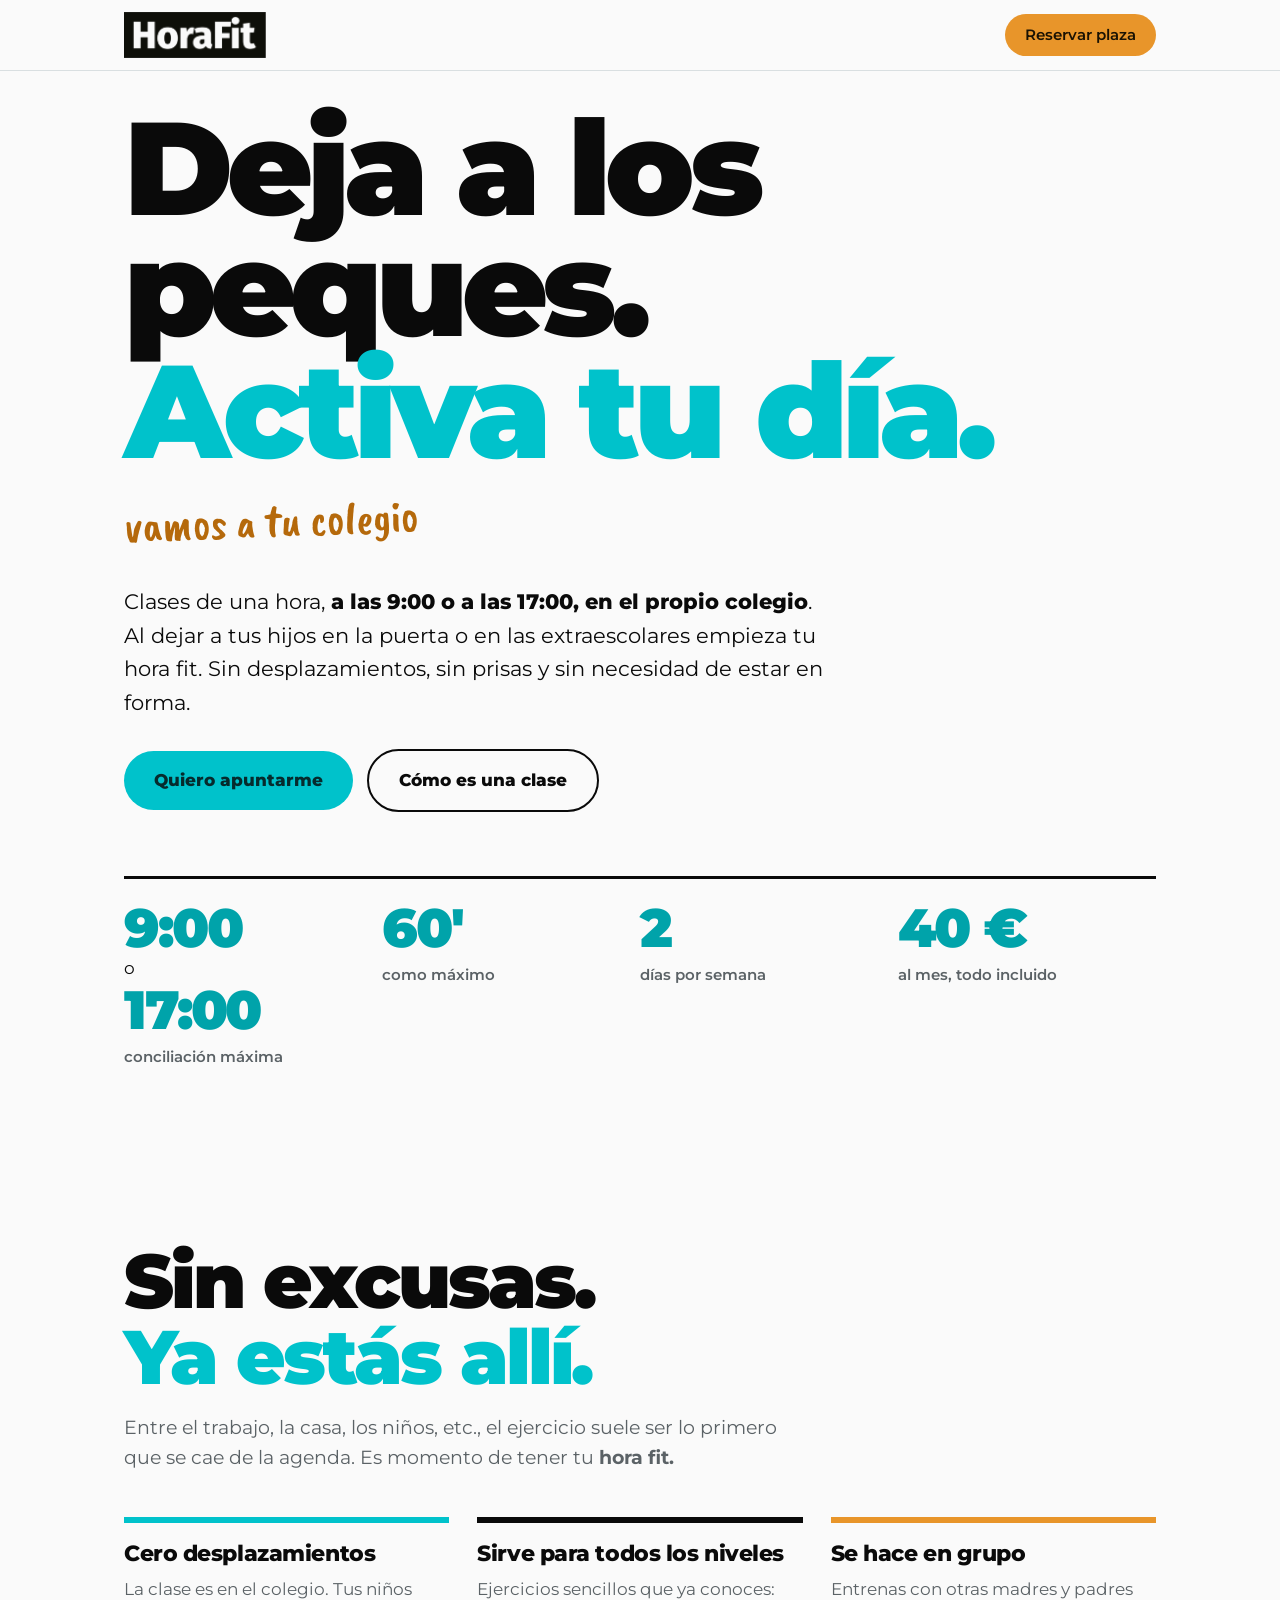
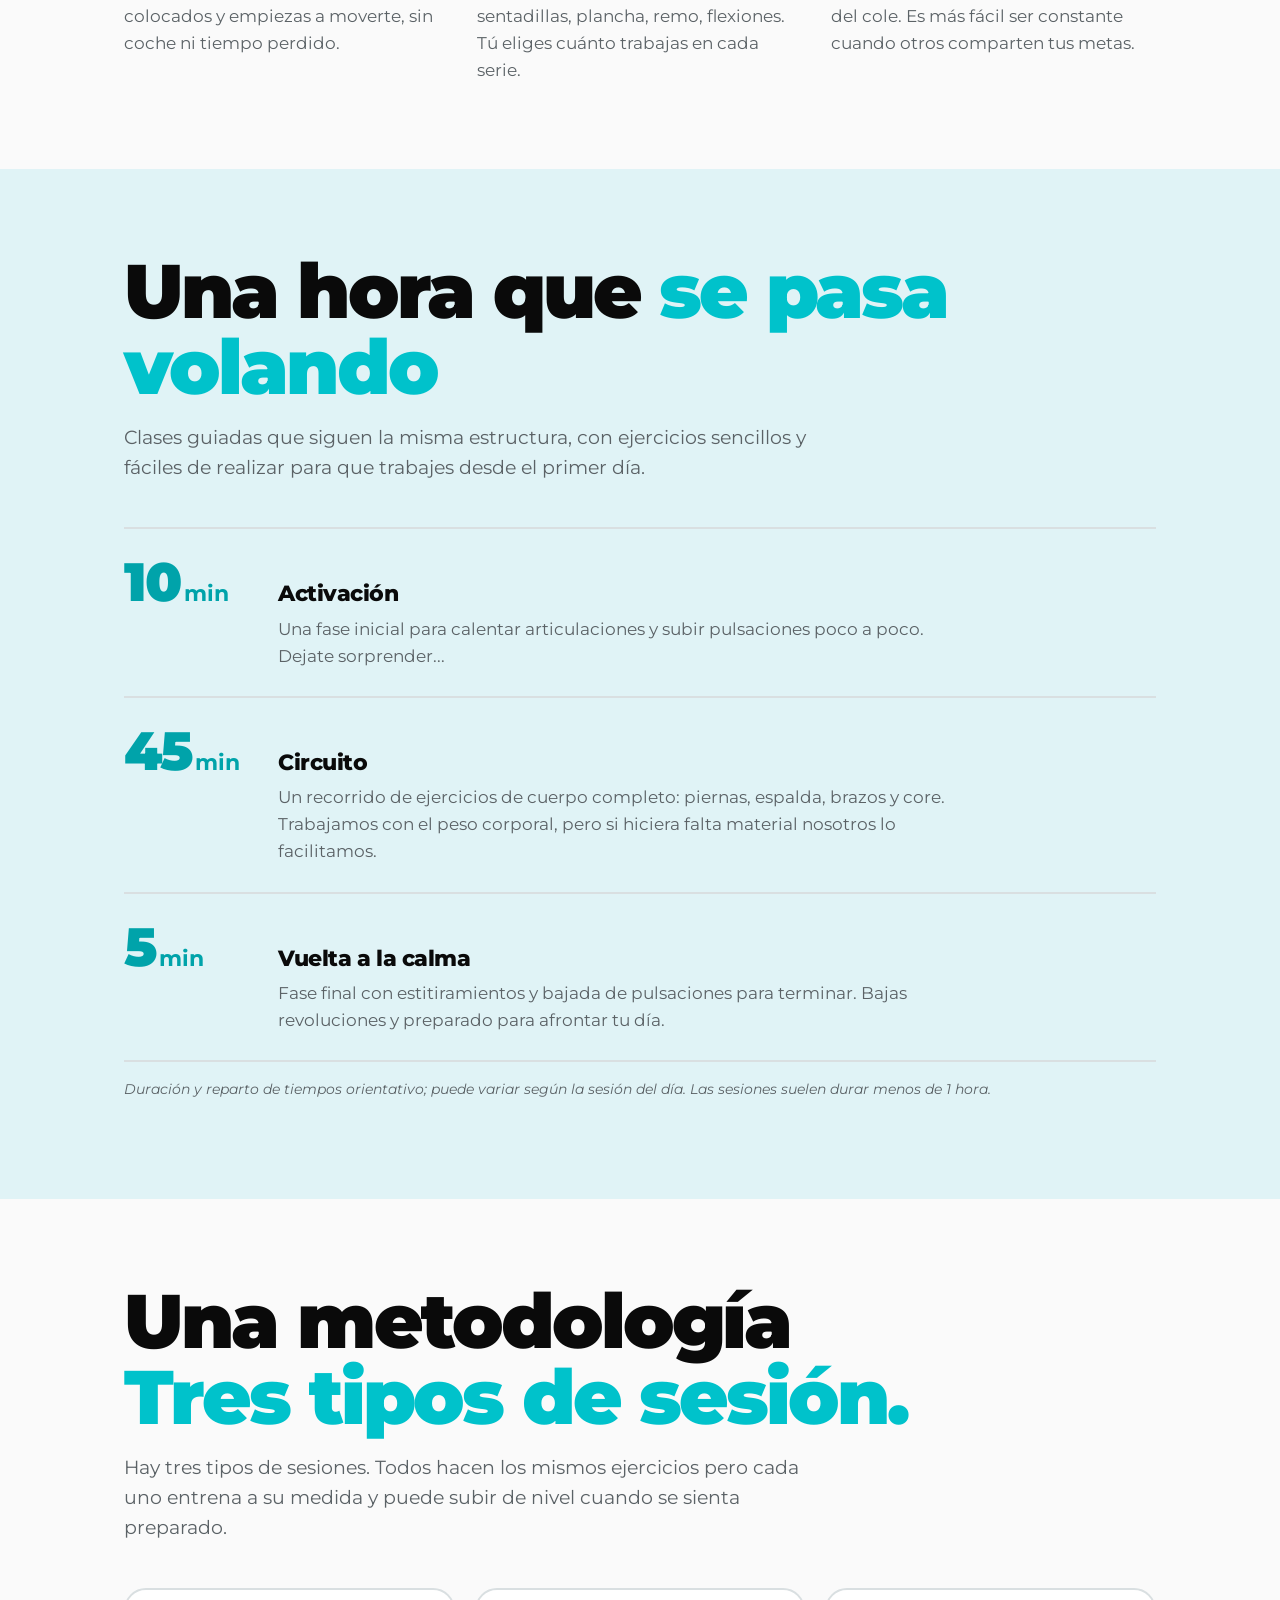
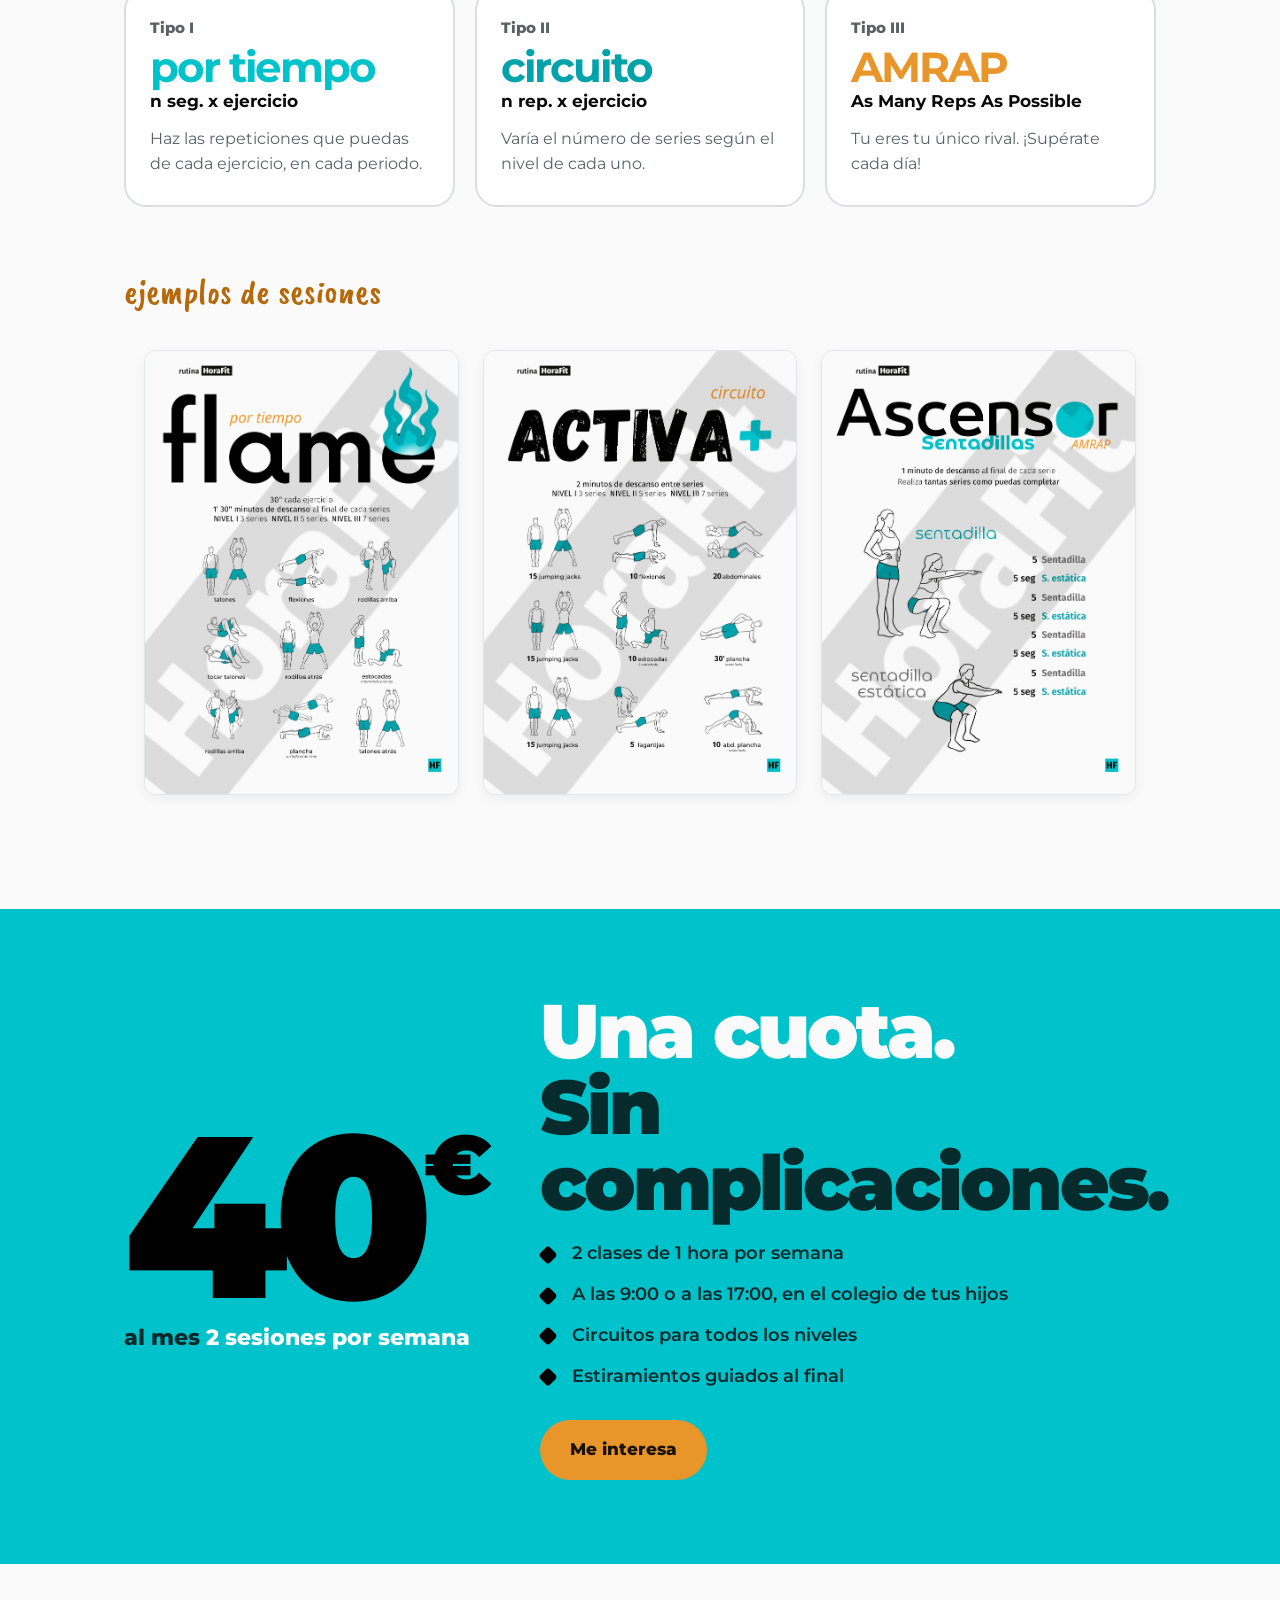
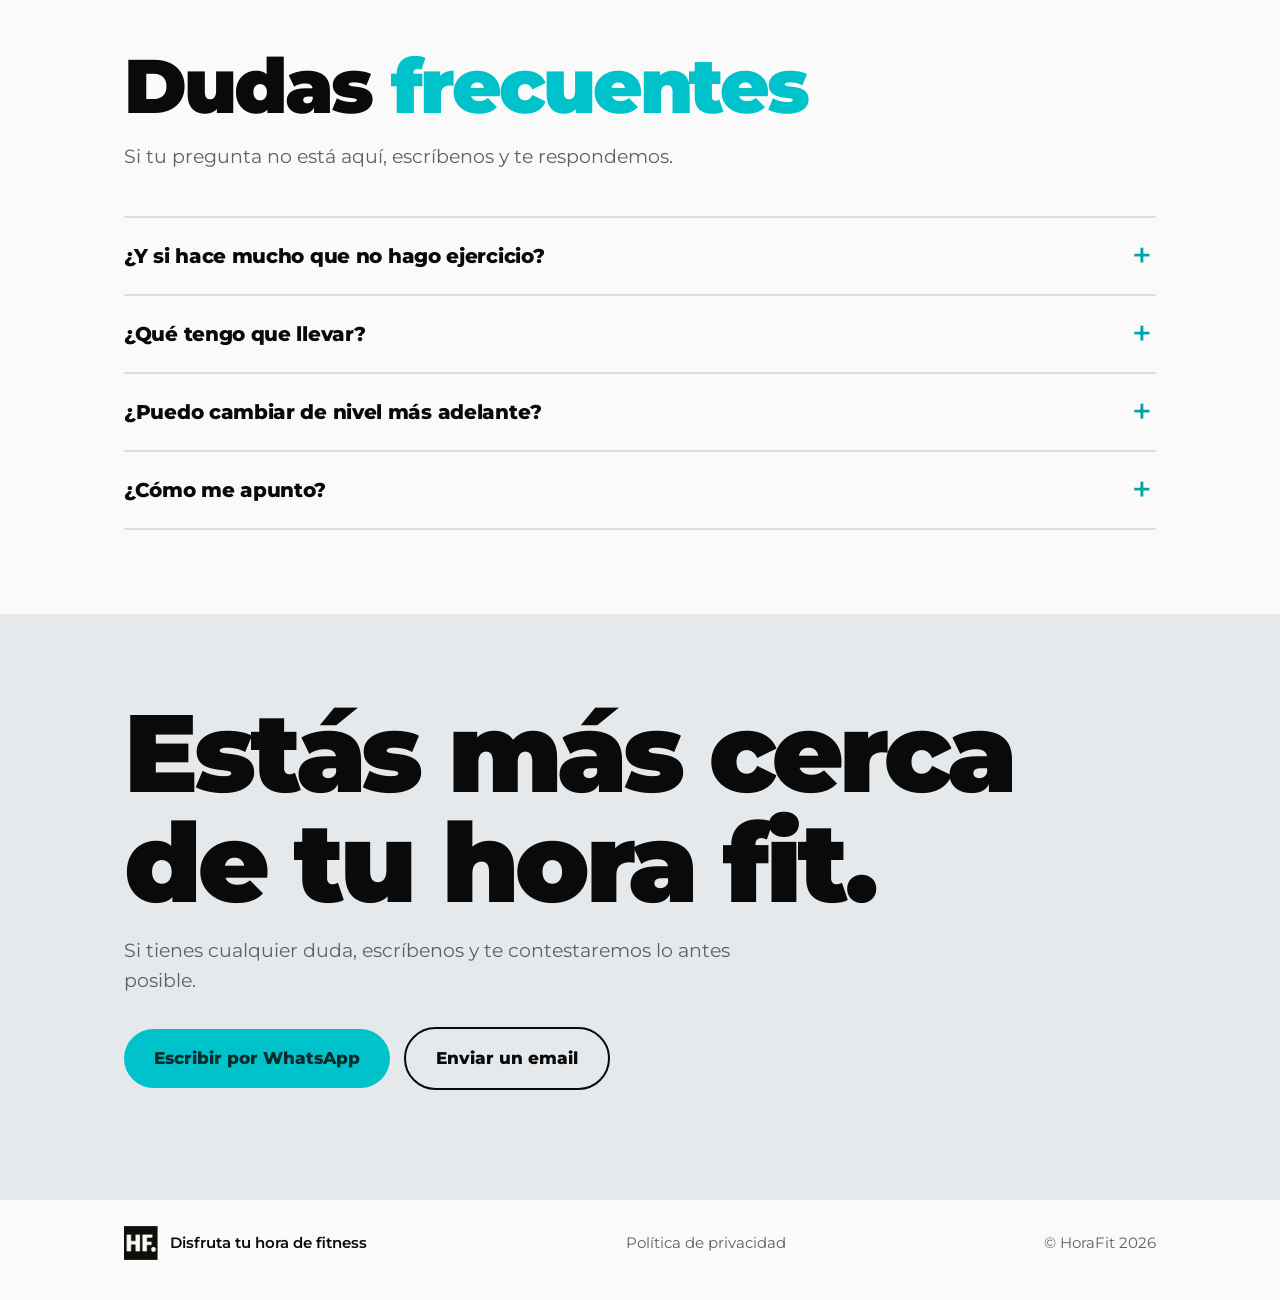
<file: index.html>
<!DOCTYPE html>
<html lang="es">
<head>
<meta charset="utf-8">
<meta name="viewport" content="width=device-width, initial-scale=1, viewport-fit=cover">
<title>HoraFit · Fitness en grupo basado en circuitos para todos los niveles.</title>

 <!-- Vista previa al compartir el enlace (WhatsApp, Facebook, etc.) -->
<meta property="og:type" content="website">
<meta property="og:url" content="https://estebancalvobayarri.github.io/hora-fit/">
<meta property="og:title" content="HoraFit">
<meta property="og:description" content="Fitness en grupo basado en circuitos para todos los niveles.">
<meta property="og:image" content="https://estebancalvobayarri.github.io/hora-fit/images/HF1.jpg">
<meta property="og:image:width" content="1200">
<meta property="og:image:height" content="630">
<meta name="twitter:card" content="summary_large_image">
<meta name="twitter:title" content="HoraFit">
<meta name="twitter:description" content="Fitness en grupo basado en circuitos para todos los niveles.">
<meta name="twitter:image" content="https://estebancalvobayarri.github.io/hora-fit/images/HF1.jpg">

 <!-- Favicon -->
<link rel="icon" type="image/jpeg" href="images/HF.jpeg">
<link rel="apple-touch-icon" href="images/HF.jpeg"> 
 
<meta name="description" content="Clases de circuito de 1 hora a las 9:00 en el colegio de tus hijos. Todos los niveles, 2 días por semana, 40 €/mes."> 
<link rel="preconnect" href="https://fonts.googleapis.com">
<link rel="preconnect" href="https://fonts.gstatic.com" crossorigin>
<link href="https://fonts.googleapis.com/css2?family=Montserrat:ital,wght@0,400;0,500;0,600;0,800;0,900;1,400;1,500&family=Caveat+Brush&display=swap" rel="stylesheet">
<link rel="stylesheet" href="styles.css">
</head>
<body>

 <header class="site-header">
  <div class="wrap">
    <div class="bar">
      <a class="brand" href="#top" aria-label="HoraFit, inicio"><img class="logo" src="images/HoraFit.png" alt="HoraFit"></a>
     <a class="pill" href="aviso.html" data-track="Clic en Reservar plaza (cabecera)">Reservar plaza</a>
    </div>
  </div>
</header>

<main id="top">
  <div class="hero">
    <div class="wrap">
      <h1><span class="a">Deja a los peques.</span><span class="b">Activa tu día.</span></h1>
      <p class="tag">vamos a tu colegio</p>
      <p class="lead">Clases de una hora, <strong>a las 9:00 o a las 17:00, en el propio colegio</strong>. Al dejar a tus hijos en la puerta o en las extraescolares empieza tu hora fit. Sin desplazamientos, sin prisas y sin necesidad de estar en forma.</p>
      <div class="cta-row">
        <a class="btn" href="#precio">Quiero apuntarme</a>
        <a class="btn ghost" href="#clase">Cómo es una clase</a>
      </div>

      <div class="facts" role="list">
        <div class="fact" role="listitem"><strong>9:00</strong> o <strong>17:00</strong><span>conciliación máxima</span></div>
        <div class="fact" role="listitem"><strong>60'</strong> <span>como máximo</span></div>
        <div class="fact" role="listitem"><strong>2</strong><span>días por semana</span></div>
        <div class="fact" role="listitem"><strong>40 €</strong><span>al mes, todo incluido</span></div>
      </div>
    </div>
  </div>

  <section>
    <div class="wrap">
      <h2>Sin excusas.<br><span class="c">Ya estás allí.</span></h2>
      <p class="intro">Entre el trabajo, la casa, los niños, etc., el ejercicio suele ser lo primero que se cae de la agenda. Es momento de tener tu <strong>hora fit.</strong></p>
      <div class="why">
        <article>
          <h3>Cero desplazamientos</h3>
          <p>La clase es en el colegio. Tus niños colocados y empiezas a moverte, sin coche ni tiempo perdido.</p>
        </article>
        <article>
          <h3>Sirve para todos los niveles</h3>
          <p>Ejercicios sencillos que ya conoces: sentadillas, plancha, remo, flexiones. Tú eliges cuánto trabajas en cada serie.</p>
        </article>
        <article>
          <h3>Se hace en grupo</h3>
          <p>Entrenas con otras madres y padres del cole. Es más fácil ser constante cuando otros comparten tus metas.</p>
        </article>
      </div>
    </div>
  </section>

  <section class="flow" id="clase">
    <div class="wrap">
      <h2>Una hora que <span class="c">se pasa volando</span></h2>
      <p class="intro">Clases guiadas que siguen la misma estructura, con ejercicios sencillos y fáciles de realizar para que trabajes desde el primer día.</p>
      <ol class="steps">
        <li>
          <div class="t">10<small>min</small></div>
          <div><h3>Activación</h3><p>Una fase inicial para calentar articulaciones y subir pulsaciones poco a poco. Dejate sorprender...</p></div>
        </li>
        <li>
          <div class="t">45<small>min</small></div>
          <div><h3>Circuito</h3><p>Un recorrido de ejercicios de cuerpo completo: piernas, espalda, brazos y core. Trabajamos con el peso corporal, pero si hiciera falta material nosotros lo facilitamos.</p></div>
        </li>
        <li>
          <div class="t">5<small>min</small></div>
          <div><h3>Vuelta a la calma</h3><p>Fase final con estitiramientos y bajada de pulsaciones para terminar. Bajas revoluciones y preparado para afrontar tu día.</p></div>
        </li>
      </ol>
      <p class="note">Duración y reparto de tiempos orientativo; puede variar según la sesión del día. Las sesiones suelen durar menos de 1 hora.</p>
    </div>
  </section>

  <section id="niveles">
    <div class="wrap">
      <h2>Una metodología<br><span class="c">Tres tipos de sesión.</span></h2>
      <p class="intro">Hay tres tipos de sesiones. Todos hacen los mismos ejercicios pero cada uno entrena a su medida y puede subir de nivel cuando se sienta preparado.</p>

      <div class="levels">
        <div class="lvl"><div class="n">Tipo I</div><div class="big">por tiempo</div><div class="s">n seg. x ejercicio</div><p>Haz las repeticiones que puedas de cada ejercicio, en cada periodo.</p></div>
        <div class="lvl"><div class="n">Tipo II</div><div class="big">circuito</div><div class="s">n rep. x ejercicio</div><p>Varía el número de series según el nivel de cada uno.</p></div>
        <div class="lvl"><div class="n">Tipo III</div><div class="big">AMRAP</div><div class="s">As Many Reps As Possible</div><p>Tu eres tu único rival. ¡Supérate cada día!</p></div>
      </div>

      <p class="circuit-title">ejemplos de sesiones </p>
     <div class="circuit-a4-container">
      <div class="a4-card">
        <img src="images/flame.jpg" alt="Circuito Tipo I">
      </div>
      <div class="a4-card">
        <img src="images/activa+.jpg" alt="Circuito Tipo II">
      </div>
      <div class="a4-card">
        <img src="images/ascensor sentadillas.jpg" alt="Circuito Tipo III">
      </div>
    </div>
    </div>
  </section>

  <section class="price" id="precio">
    <div class="wrap">
      <div>
        <div class="amount">40<sup>€</sup></div>
        <p class="per">al mes <span class="blanco">2 sesiones por semana</span></p>
      </div>
      <div>
        <h2><span class="d">Una cuota.<br></span>Sin complicaciones.</h2>
        <ul>
          <li>2 clases de 1 hora por semana</li>
          <li>A las 9:00 o a las 17:00, en el colegio de tus hijos</li>
          <li>Circuitos para todos los niveles</li>
          <li>Estiramientos guiados al final</li>
        </ul>
       <a class="btn" href="aviso.html" data-track="Clic en Reservar mi plaza (precio)">Me interesa</a>
      </div>
    </div>
  </section>

  <section id="faq">
    <div class="wrap">
      <h2>Dudas <span class="c">frecuentes</span></h2>
      <p class="intro">Si tu pregunta no está aquí, escríbenos y te respondemos.</p>

      <details>
        <summary>¿Y si hace mucho que no hago ejercicio?</summary>
        <p>Es justo para ti. Empiezas poco a poco vas a tu ritmo. Los ejercicios son básicos y te explicamos cómo hacerlos bien desde el primer día.</p>
      </details>
      <details>
        <summary>¿Qué tengo que llevar?</summary>
        <p>Ropa cómoda, zapatillas deportivas, toalla y una botella de agua.</p>
      </details>
      <details>
        <summary>¿Puedo cambiar de nivel más adelante?</summary>
        <p>Sí. Todos hacemos el mismo circuito y el nivel se ajusta en la propia sesión aumentando series o repeticiones. Así que subes cuando te sientas preparado.</p>
      </details>
      <details>
        <summary>¿Cómo me apunto?</summary>
        <p>Depende de cada colegio, escríbenos por WhatsApp o por email y te explicamos tu caso.</p>
      </details>
    </div>
  </section>

  <section class="final">
  <div class="wrap"> 
    <h2>Estás más cerca de tu hora fit.</h2>
    <p>Si tienes cualquier duda, escríbenos y te contestaremos lo antes posible.</p>
    <div class="cta-row">
      <!-- Añade tu número de teléfono real al final del enlace de WhatsApp para que no falle -->
      <a class="btn" href="https://wa.me/34653803390">Escribir por WhatsApp</a>
      <a class="btn ghost" href="mailto:estebancalvobayarri@gmail.com">Enviar un email</a>
    </div>
  </div>
</section>

</main>

<footer>
  <div class="wrap">
    <span class="foot-brand"><img class="logo-sm" src="images/HF.jpeg" alt="HF"><span>Disfruta tu hora de fitness</span></span>
    <a class="foot-legal" href="privacidad.html">Política de privacidad</a>
    <span>© HoraFit 2026</span>
  </div>
</footer>



<!-- SCRIPT DE SEGUIMIENTO (Asegúrate de cambiar TU_URL_DE_APPS_SCRIPT_AQUÍ) -->
<script>
    const URL_GOOGLE_SCRIPT = "https://script.google.com/macros/s/AKfycby-YPIvV1gjPEvxCAwQiYgXVRnTk8t5y-qBRHEYDeFAz7sKVI6HXMQReq3jLCYD7Cay/exec"; 

    // Registra el clic de cualquier enlace con atributo data-track
    document.querySelectorAll('[data-track]').forEach(function(el) {
        el.addEventListener('click', function() {
            const datosEnviar = {
                accion: el.getAttribute('data-track')
            };

            // keepalive permite que la petición termine aunque la página cambie a aviso.html
            fetch(URL_GOOGLE_SCRIPT, {
                method: "POST",
                mode: "no-cors",
                keepalive: true,
                headers: {
                    "Content-Type": "application/json"
                },
                body: JSON.stringify(datosEnviar)
            })
            .then(() => {
                console.log("Registro enviado correctamente.");
            })
            .catch(error => console.error("Error al registrar:", error));
        });
    });
</script>

</body>
</html>
</file>
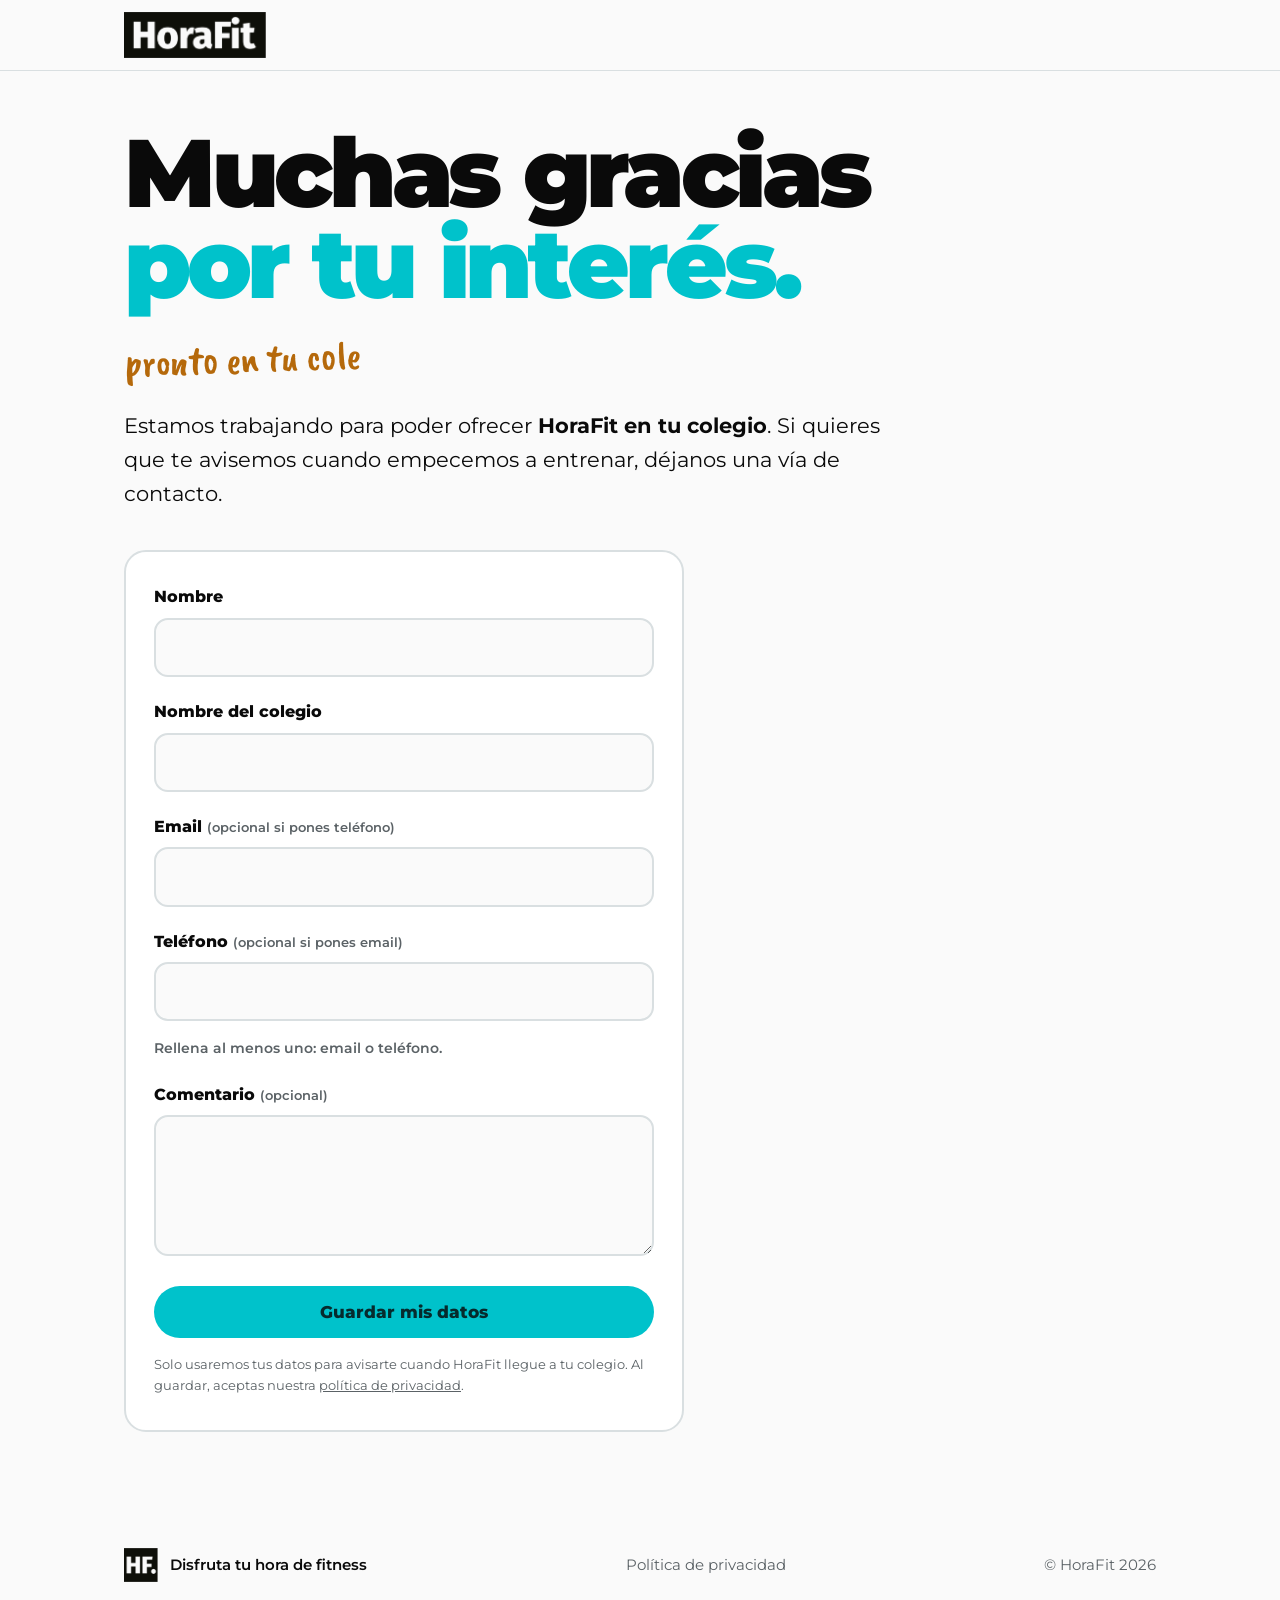
<file: aviso.html>
<!DOCTYPE html>
<html lang="es">
<head>
<meta charset="utf-8">
<meta name="viewport" content="width=device-width, initial-scale=1, viewport-fit=cover">
<title>HoraFit · Te avisamos cuando lleguemos a tu colegio</title>
<meta name="description" content="Estamos trabajando para ofrecer HoraFit en tu colegio. Déjanos tu contacto y te avisamos cuando empecemos a entrenar.">
<meta name="robots" content="noindex">

 <!-- Favicon -->
<link rel="icon" type="image/jpeg" href="images/HF.jpeg">
<link rel="apple-touch-icon" href="images/HF.jpeg"> 
  
<link rel="preconnect" href="https://fonts.googleapis.com">
<link rel="preconnect" href="https://fonts.gstatic.com" crossorigin>
<link href="https://fonts.googleapis.com/css2?family=Montserrat:ital,wght@0,400;0,500;0,600;0,800;0,900;1,400;1,500&family=Caveat+Brush&display=swap" rel="stylesheet">
<link rel="stylesheet" href="styles.css">

<style>
  /* Estilos propios de esta página (el styles.css original no se toca) */
  .aviso{padding:56px 0 90px}
  .aviso h1{
    margin:0 0 18px;font-weight:900;letter-spacing:-.045em;line-height:.95;
    font-size:clamp(42px,9vw,96px);
  }
  .aviso h1 .c{color:var(--cyan)}
  .aviso .tag{
    font-family:"Caveat Brush","Montserrat",cursive;font-size:clamp(26px,4vw,40px);
    color:var(--orange-text);margin:0 0 18px;transform:rotate(-2deg);display:inline-block;
  }
  .aviso .msg{max-width:36em;font-size:clamp(18px,2.2vw,21px);margin:0 0 40px}

  .form-card{
    background:var(--card);border:2px solid var(--line);border-radius:22px;
    padding:32px 28px 34px;max-width:560px;
  }
  .field{margin-bottom:22px}
  .field label{display:block;font-weight:800;font-size:16px;margin-bottom:8px}
  .field label small{font-weight:600;color:var(--muted)}
  .field input{
    width:100%;font:inherit;font-size:17px;color:var(--ink);background:var(--bg);
    border:2px solid var(--line);border-radius:14px;padding:14px 16px;
  }
  .field textarea{
    width:100%;font:inherit;font-size:17px;color:var(--ink);background:var(--bg);
    border:2px solid var(--line);border-radius:14px;padding:14px 16px;resize:vertical;
  }
  .field textarea:focus,
  .field input:focus{outline:3px solid var(--orange);outline-offset:2px;border-color:var(--cyan)}
  .hint{font-size:14px;color:var(--muted);margin:-6px 0 22px;font-weight:600}
  .form-card .btn{width:100%;text-align:center;font-family:inherit}
  .form-card .btn[disabled]{opacity:.6;cursor:wait;transform:none}
  .error{color:#c0392b;font-weight:700;font-size:15px;margin:0 0 18px;display:none}
  .error.show{display:block}
  .legal{font-size:13px;color:var(--muted);margin:16px 0 0}

  .gracias{display:none;max-width:560px}
  .gracias.show{display:block}
  .gracias h2{font-size:clamp(34px,6vw,60px)}
  .gracias p{font-size:19px;color:var(--muted);margin:0 0 28px}
  .hide{display:none}
</style>
</head>
<body>

<header class="site-header">
  <div class="wrap">
    <div class="bar">
      <a class="brand" href="index.html" aria-label="HoraFit, inicio"><img class="logo" src="images/HoraFit.png" alt="HoraFit"></a>
    </div>
  </div>
</header>

<main>
  <section class="aviso">
    <div class="wrap">

      <div id="bloque-form">
        <h1>Muchas gracias<br><span class="c">por tu interés.</span></h1>
        <p class="tag">pronto en tu cole</p>
        <p class="msg">Estamos trabajando para poder ofrecer <strong>HoraFit en tu colegio</strong>. Si quieres que te avisemos cuando empecemos a entrenar, déjanos una vía de contacto.</p>

        <form class="form-card" id="form-aviso" novalidate>
          <div class="field">
            <label for="nombre">Nombre</label>
            <input type="text" id="nombre" name="nombre" autocomplete="name" required>
          </div>

          <div class="field">
            <label for="colegio">Nombre del colegio</label>
            <input type="text" id="colegio" name="colegio" autocomplete="organization" required>
          </div>

          <div class="field">
            <label for="email">Email <small>(opcional si pones teléfono)</small></label>
            <input type="email" id="email" name="email" autocomplete="email" inputmode="email">
          </div>

          <div class="field">
            <label for="telefono">Teléfono <small>(opcional si pones email)</small></label>
            <input type="tel" id="telefono" name="telefono" autocomplete="tel" inputmode="tel">
          </div>

          <p class="hint">Rellena al menos uno: email o teléfono.</p>

          <div class="field">
            <label for="comentario">Comentario <small>(opcional)</small></label>
            <textarea id="comentario" name="comentario" rows="4" maxlength="500"></textarea>
          </div>
          <p class="error" id="error" role="alert"></p>

          <button class="btn" type="submit" id="btn-guardar">Guardar mis datos</button>
          <p class="legal">Solo usaremos tus datos para avisarte cuando HoraFit llegue a tu colegio. Al guardar, aceptas nuestra <a href="privacidad.html">política de privacidad</a>.</p>
        </form>
      </div>

      <div class="gracias" id="gracias" role="status" aria-live="polite">
        <h2>¡Hecho! <span class="c">Te avisamos.</span></h2>
        <p>Hemos guardado tus datos. En cuanto empecemos a entrenar en tu colegio, contactaremos contigo.</p>
        <a class="btn" href="index.html">Volver al inicio</a>
      </div>

    </div>
  </section>
</main>

<footer>
  <div class="wrap">
    <span class="foot-brand"><img class="logo-sm" src="images/HF.jpeg" alt="HF"><span>Disfruta tu hora de fitness</span></span>
    <a class="foot-legal" href="privacidad.html">Política de privacidad</a>
    <span>© HoraFit 2026</span>
  </div>
</footer>

<script>
  // Misma URL de Apps Script que usa la página principal
  const URL_GOOGLE_SCRIPT = "https://script.google.com/macros/s/AKfycby-YPIvV1gjPEvxCAwQiYgXVRnTk8t5y-qBRHEYDeFAz7sKVI6HXMQReq3jLCYD7Cay/exec";

  const form = document.getElementById('form-aviso');
  const errorEl = document.getElementById('error');
  const btn = document.getElementById('btn-guardar');

  function mostrarError(texto){
    errorEl.textContent = texto;
    errorEl.classList.add('show');
  }

  form.addEventListener('submit', function(e){
    e.preventDefault();
    errorEl.classList.remove('show');

    const nombre = form.nombre.value.trim();
    const email = form.email.value.trim();
    const telefono = form.telefono.value.trim();
    const colegio = form.colegio.value.trim();
    const comentario = form.comentario.value.trim();

    if (!nombre){
      mostrarError('Por favor, escribe tu nombre.');
      form.nombre.focus();
      return;
    }
    if (!colegio){
      mostrarError('Por favor, escribe el nombre del colegio.');
      form.colegio.focus();
      return;
    }
    if (!email && !telefono){
      mostrarError('Déjanos al menos un email o un teléfono para poder avisarte.');
      form.email.focus();
      return;
    }
    if (email && !form.email.checkValidity()){
      mostrarError('El email no parece correcto. Revísalo, por favor.');
      form.email.focus();
      return;
    }
    if (telefono && telefono.replace(/\D/g,'').length < 9){
      mostrarError('El teléfono no parece correcto. Revísalo, por favor.');
      form.telefono.focus();
      return;
    }

    btn.disabled = true;
    btn.textContent = 'Guardando...';

    const datos = {
      accion: "Aviso colegio",
      nombre: nombre,
      colegio: colegio,
      email: email,
      telefono: telefono,
      comentario: comentario
    };

    fetch(URL_GOOGLE_SCRIPT, {
      method: "POST",
      mode: "no-cors",
      headers: { "Content-Type": "application/json" },
      body: JSON.stringify(datos)
    })
    .then(function(){
      document.getElementById('bloque-form').classList.add('hide');
      document.getElementById('gracias').classList.add('show');
      window.scrollTo({top:0, behavior:'smooth'});
    })
    .catch(function(){
      btn.disabled = false;
      btn.textContent = 'Enviar';
      mostrarError('No hemos podido guardar tus datos. Inténtalo de nuevo en unos minutos.');
    });
  });
</script>

</body>
</html>
</file>
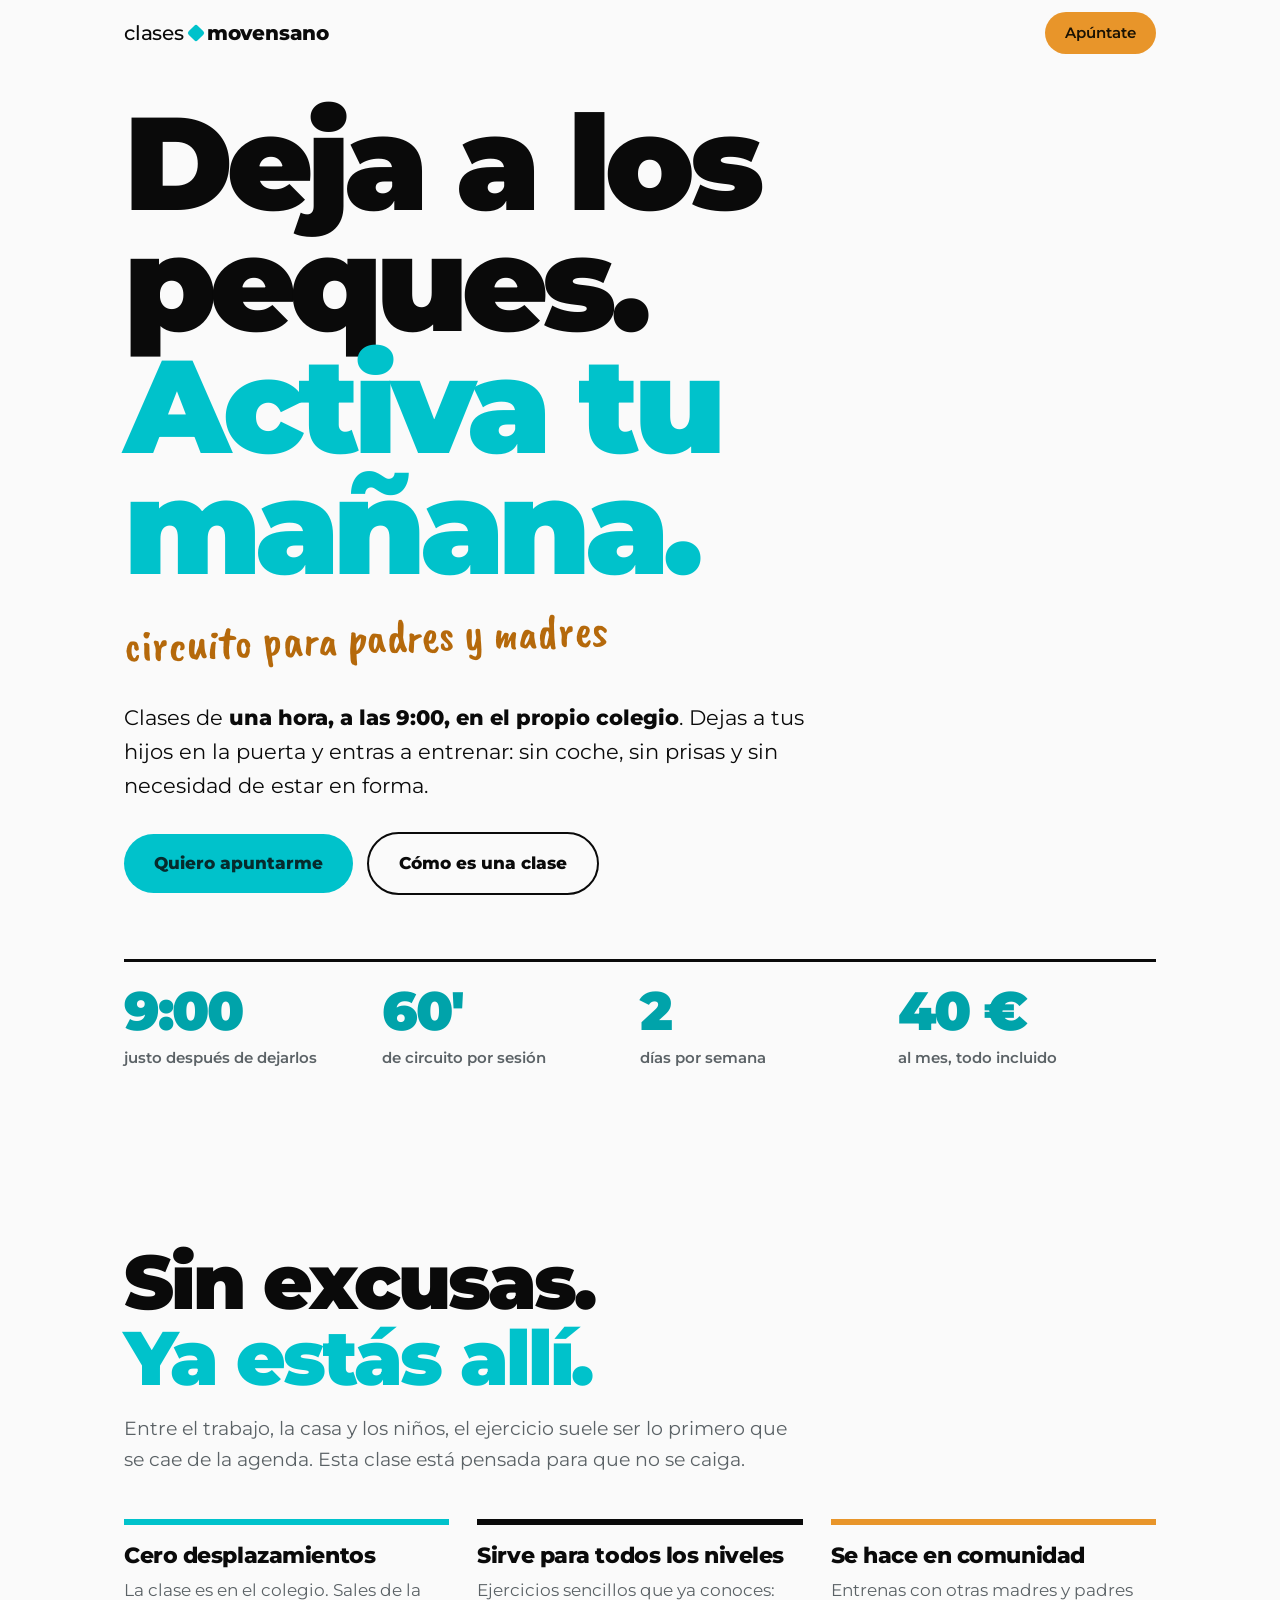
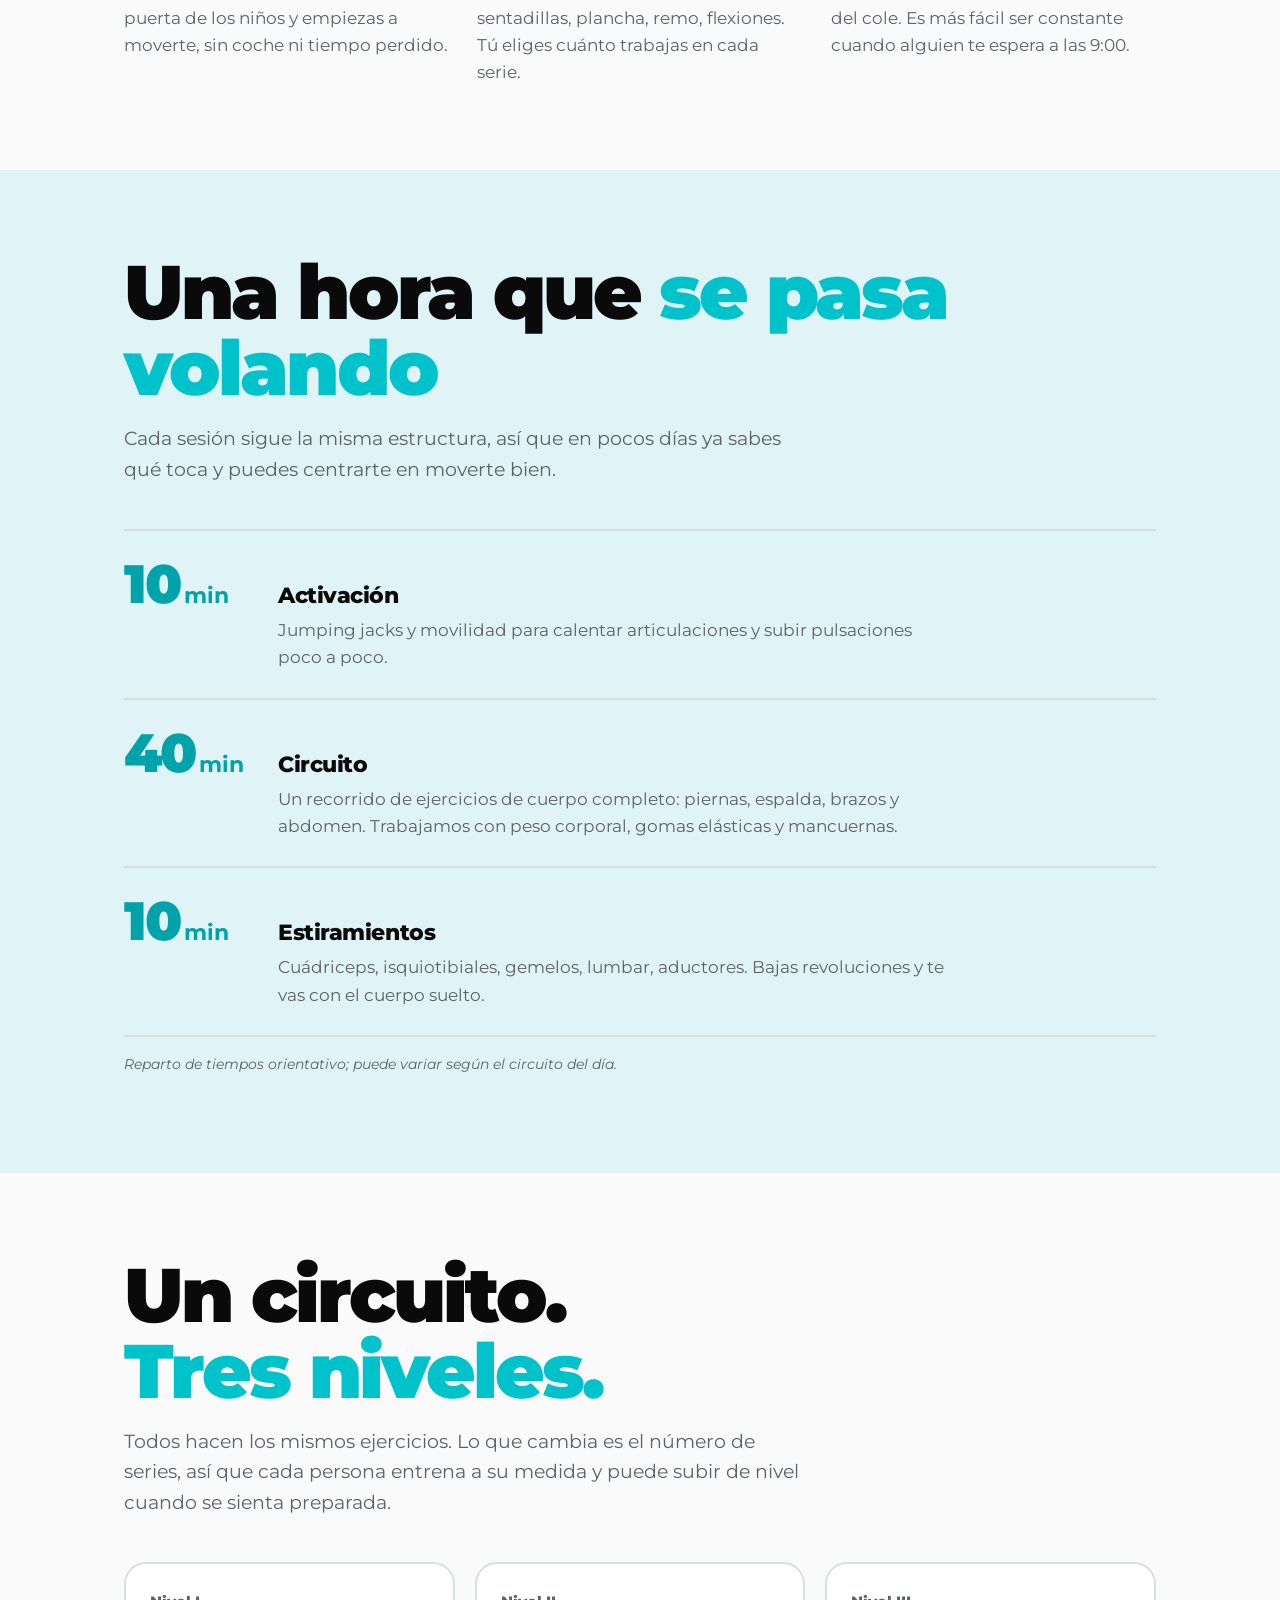
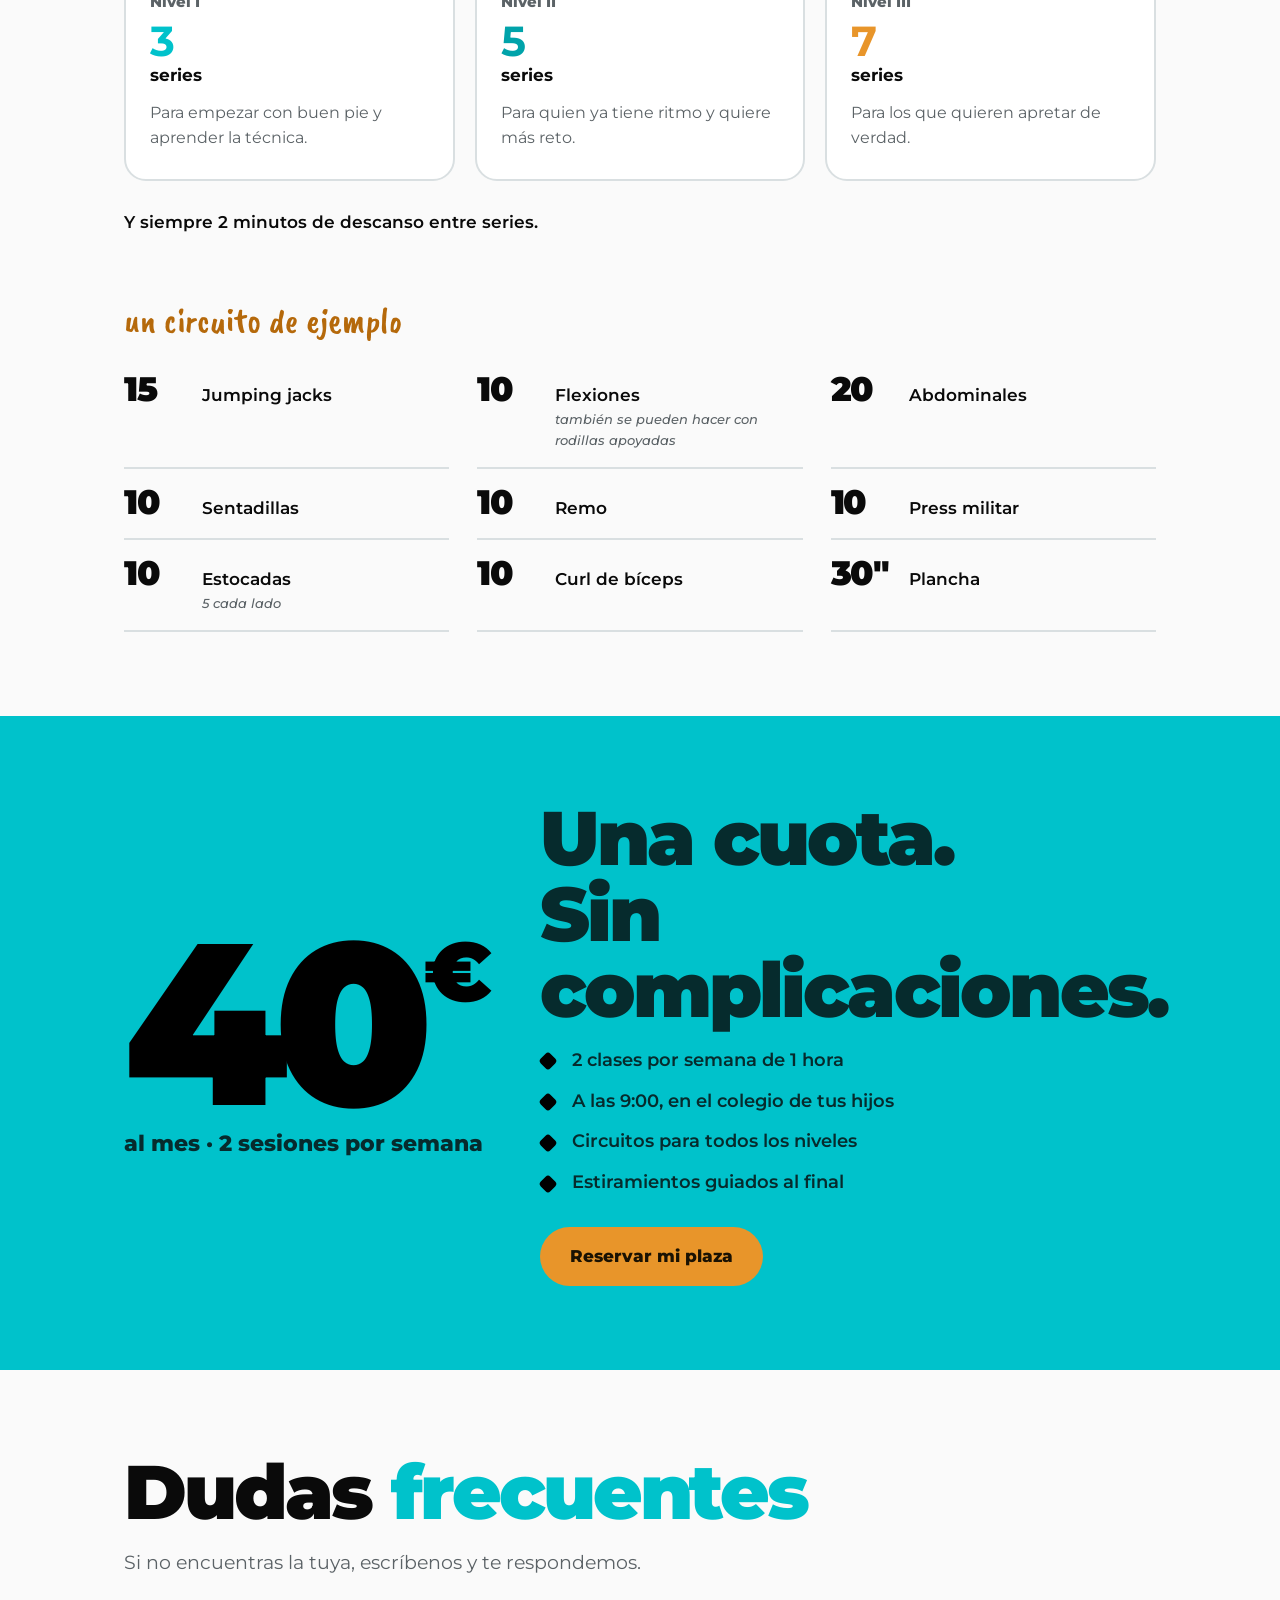
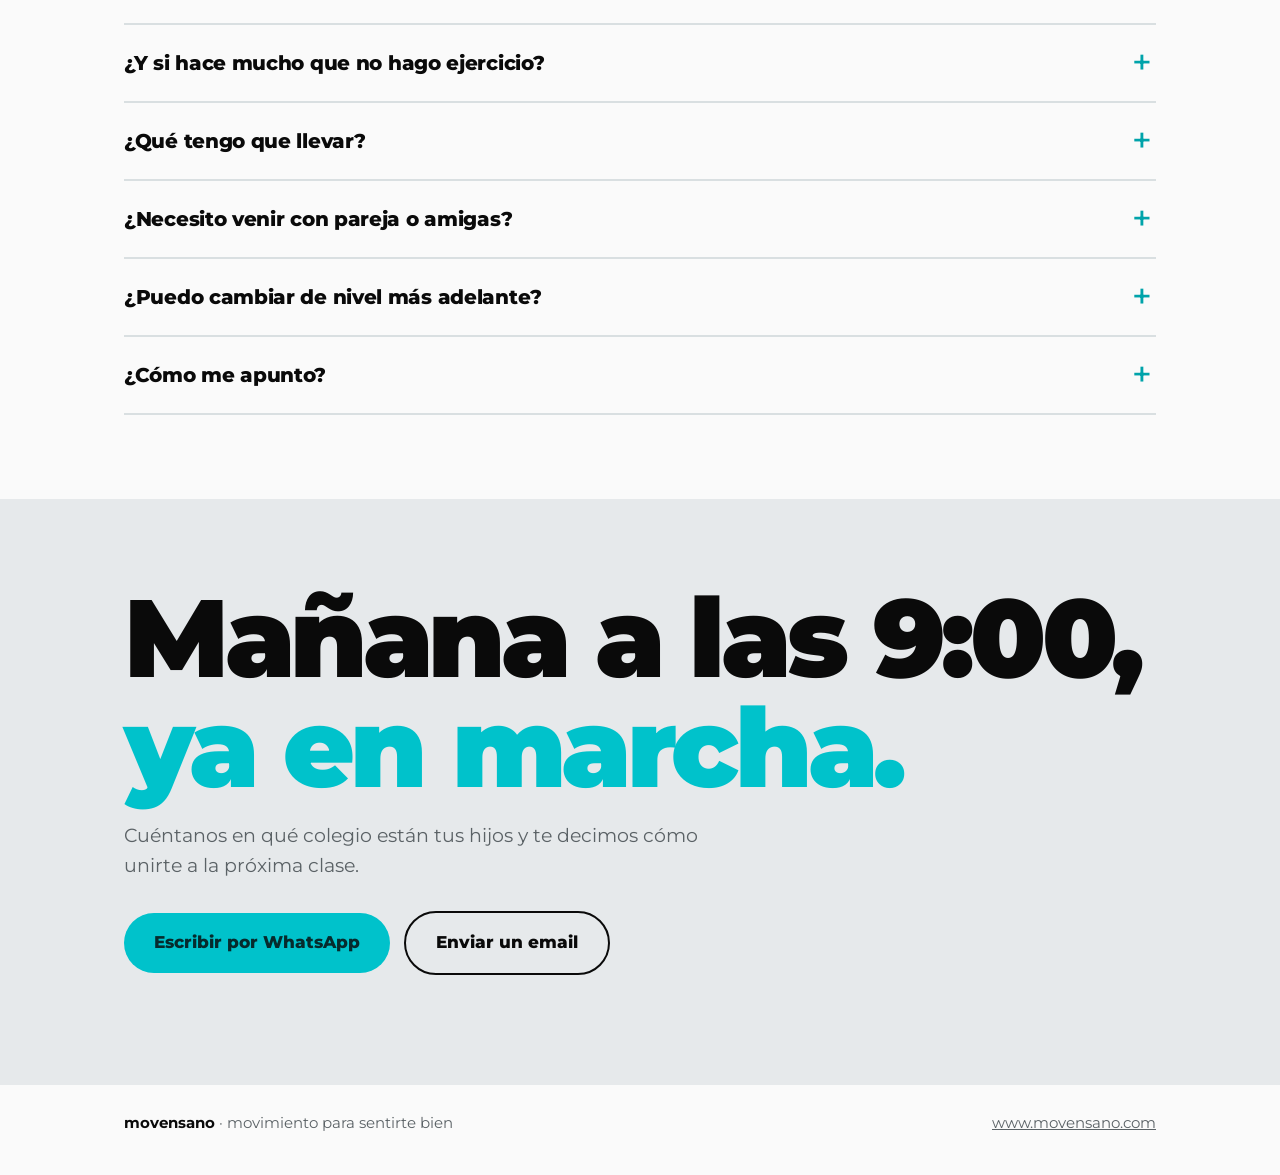
<file: index (8).html>
<!DOCTYPE html>
<html lang="es">
<head>
<meta charset="utf-8">
<meta name="viewport" content="width=device-width, initial-scale=1, viewport-fit=cover">
<title>Movensano · Clases de circuito para padres en el cole</title>
<meta name="description" content="Clases de circuito de 1 hora a las 9:00 en el colegio de tus hijos. Todos los niveles, 2 días por semana, 40 €/mes.">
<link rel="preconnect" href="https://fonts.googleapis.com">
<link rel="preconnect" href="https://fonts.gstatic.com" crossorigin>
<link href="https://fonts.googleapis.com/css2?family=Montserrat:ital,wght@0,400;0,500;0,600;0,800;0,900;1,400;1,500&family=Caveat+Brush&display=swap" rel="stylesheet">
<link rel="stylesheet" href="styles.css">
</head>
<body>

<header class="wrap">
  <div class="bar">
    <a class="brand" href="#top" aria-label="Movensano, inicio">clases <i aria-hidden="true"></i><b>movensano</b></a>
    <a class="pill" href="#apuntate">Apúntate</a>
  </div>
</header>

<main id="top">
  <div class="hero">
    <div class="wrap">
      <h1><span class="a">Deja a los peques.</span><span class="b">Activa tu mañana.</span></h1>
      <p class="tag">circuito para padres y madres</p>
      <p class="lead">Clases de <strong>una hora, a las 9:00, en el propio colegio</strong>. Dejas a tus hijos en la puerta y entras a entrenar: sin coche, sin prisas y sin necesidad de estar en forma.</p>
      <div class="cta-row">
        <a class="btn" href="#apuntate">Quiero apuntarme</a>
        <a class="btn ghost" href="#clase">Cómo es una clase</a>
      </div>

      <div class="facts" role="list">
        <div class="fact" role="listitem"><strong>9:00</strong><span>justo después de dejarlos</span></div>
        <div class="fact" role="listitem"><strong>60'</strong><span>de circuito por sesión</span></div>
        <div class="fact" role="listitem"><strong>2</strong><span>días por semana</span></div>
        <div class="fact" role="listitem"><strong>40 €</strong><span>al mes, todo incluido</span></div>
      </div>
    </div>
  </div>

  <section>
    <div class="wrap">
      <h2>Sin excusas.<br><span class="c">Ya estás allí.</span></h2>
      <p class="intro">Entre el trabajo, la casa y los niños, el ejercicio suele ser lo primero que se cae de la agenda. Esta clase está pensada para que no se caiga.</p>
      <div class="why">
        <article>
          <h3>Cero desplazamientos</h3>
          <p>La clase es en el colegio. Sales de la puerta de los niños y empiezas a moverte, sin coche ni tiempo perdido.</p>
        </article>
        <article>
          <h3>Sirve para todos los niveles</h3>
          <p>Ejercicios sencillos que ya conoces: sentadillas, plancha, remo, flexiones. Tú eliges cuánto trabajas en cada serie.</p>
        </article>
        <article>
          <h3>Se hace en comunidad</h3>
          <p>Entrenas con otras madres y padres del cole. Es más fácil ser constante cuando alguien te espera a las 9:00.</p>
        </article>
      </div>
    </div>
  </section>

  <section class="flow" id="clase">
    <div class="wrap">
      <h2>Una hora que <span class="c">se pasa volando</span></h2>
      <p class="intro">Cada sesión sigue la misma estructura, así que en pocos días ya sabes qué toca y puedes centrarte en moverte bien.</p>
      <ol class="steps">
        <li>
          <div class="t">10<small>min</small></div>
          <div><h3>Activación</h3><p>Jumping jacks y movilidad para calentar articulaciones y subir pulsaciones poco a poco.</p></div>
        </li>
        <li>
          <div class="t">40<small>min</small></div>
          <div><h3>Circuito</h3><p>Un recorrido de ejercicios de cuerpo completo: piernas, espalda, brazos y abdomen. Trabajamos con peso corporal, gomas elásticas y mancuernas.</p></div>
        </li>
        <li>
          <div class="t">10<small>min</small></div>
          <div><h3>Estiramientos</h3><p>Cuádriceps, isquiotibiales, gemelos, lumbar, aductores. Bajas revoluciones y te vas con el cuerpo suelto.</p></div>
        </li>
      </ol>
      <p class="note">Reparto de tiempos orientativo; puede variar según el circuito del día.</p>
    </div>
  </section>

  <section id="niveles">
    <div class="wrap">
      <h2>Un circuito.<br><span class="c">Tres niveles.</span></h2>
      <p class="intro">Todos hacen los mismos ejercicios. Lo que cambia es el número de series, así que cada persona entrena a su medida y puede subir de nivel cuando se sienta preparada.</p>

      <div class="levels">
        <div class="lvl"><div class="n">Nivel I</div><div class="big">3</div><div class="s">series</div><p>Para empezar con buen pie y aprender la técnica.</p></div>
        <div class="lvl"><div class="n">Nivel II</div><div class="big">5</div><div class="s">series</div><p>Para quien ya tiene ritmo y quiere más reto.</p></div>
        <div class="lvl"><div class="n">Nivel III</div><div class="big">7</div><div class="s">series</div><p>Para los que quieren apretar de verdad.</p></div>
      </div>
      <p class="rest">Y siempre 2 minutos de descanso entre series.</p>

      <p class="circuit-title">un circuito de ejemplo</p>
      <ul class="circuit">
        <li><b>15</b><span>Jumping jacks</span></li>
        <li><b>10</b><span>Flexiones<em>también se pueden hacer con rodillas apoyadas</em></span></li>
        <li><b>20</b><span>Abdominales</span></li>
        <li><b>10</b><span>Sentadillas</span></li>
        <li><b>10</b><span>Remo</span></li>
        <li><b>10</b><span>Press militar</span></li>
        <li><b>10</b><span>Estocadas<em>5 cada lado</em></span></li>
        <li><b>10</b><span>Curl de bíceps</span></li>
        <li><b>30"</b><span>Plancha</span></li>
      </ul>
    </div>
  </section>

  <section class="price" id="precio">
    <div class="wrap">
      <div>
        <div class="amount">40<sup>€</sup></div>
        <p class="per">al mes · 2 sesiones por semana</p>
      </div>
      <div>
        <h2>Una cuota.<br>Sin complicaciones.</h2>
        <ul>
          <li>2 clases por semana de 1 hora</li>
          <li>A las 9:00, en el colegio de tus hijos</li>
          <li>Circuitos para todos los niveles</li>
          <li>Estiramientos guiados al final</li>
        </ul>
        <a class="btn" href="#apuntate">Reservar mi plaza</a>
      </div>
    </div>
  </section>

  <section id="faq">
    <div class="wrap">
      <h2>Dudas <span class="c">frecuentes</span></h2>
      <p class="intro">Si no encuentras la tuya, escríbenos y te respondemos.</p>

      <details>
        <summary>¿Y si hace mucho que no hago ejercicio?</summary>
        <p>Es justo para ti. Empiezas en el nivel I con 3 series y vas a tu ritmo. Los ejercicios son básicos y te explicamos cómo hacerlos bien desde el primer día.</p>
      </details>
      <details>
        <summary>¿Qué tengo que llevar?</summary>
        <p>Ropa cómoda, zapatillas deportivas y una botella de agua. Del resto del material nos ocupamos en la clase.</p>
      </details>
      <details>
        <summary>¿Necesito venir con pareja o amigas?</summary>
        <p>No. Cada uno entrena a su nivel, y es fácil conocer a otras familias del colegio en el propio circuito.</p>
      </details>
      <details>
        <summary>¿Puedo cambiar de nivel más adelante?</summary>
        <p>Sí. Todos hacemos el mismo circuito y solo cambia el número de series (3, 5 o 7), así que subes cuando te sientas preparado.</p>
      </details>
      <details>
        <summary>¿Cómo me apunto?</summary>
        <p>Escríbenos por WhatsApp o por email con el nombre de tu colegio y te confirmamos los días, el horario y cómo reservar tu plaza.</p>
      </details>
    </div>
  </section>

  <section class="final" id="apuntate">
    <div class="wrap">
      <h2>Mañana a las 9:00,<br><span class="c">ya en marcha.</span></h2>
      <p>Cuéntanos en qué colegio están tus hijos y te decimos cómo unirte a la próxima clase.</p>
      <div class="cta-row">
        <a class="btn" href="https://wa.me/34600000000?text=Hola%2C%20quiero%20info%20sobre%20las%20clases%20de%20las%209%3A00%20en%20el%20cole" target="_blank" rel="noopener">Escribir por WhatsApp</a>
        <a class="btn ghost" href="mailto:hola@movensano.com?subject=Clases%20de%20circuito%20en%20el%20cole">Enviar un email</a>
      </div>
    </div>
  </section>
</main>

<footer>
  <div class="wrap">
    <span><b>movensano</b> · movimiento para sentirte bien</span>
    <a href="https://www.movensano.com" target="_blank" rel="noopener">www.movensano.com</a>
  </div>
</footer>

</body>
</html>
</file>
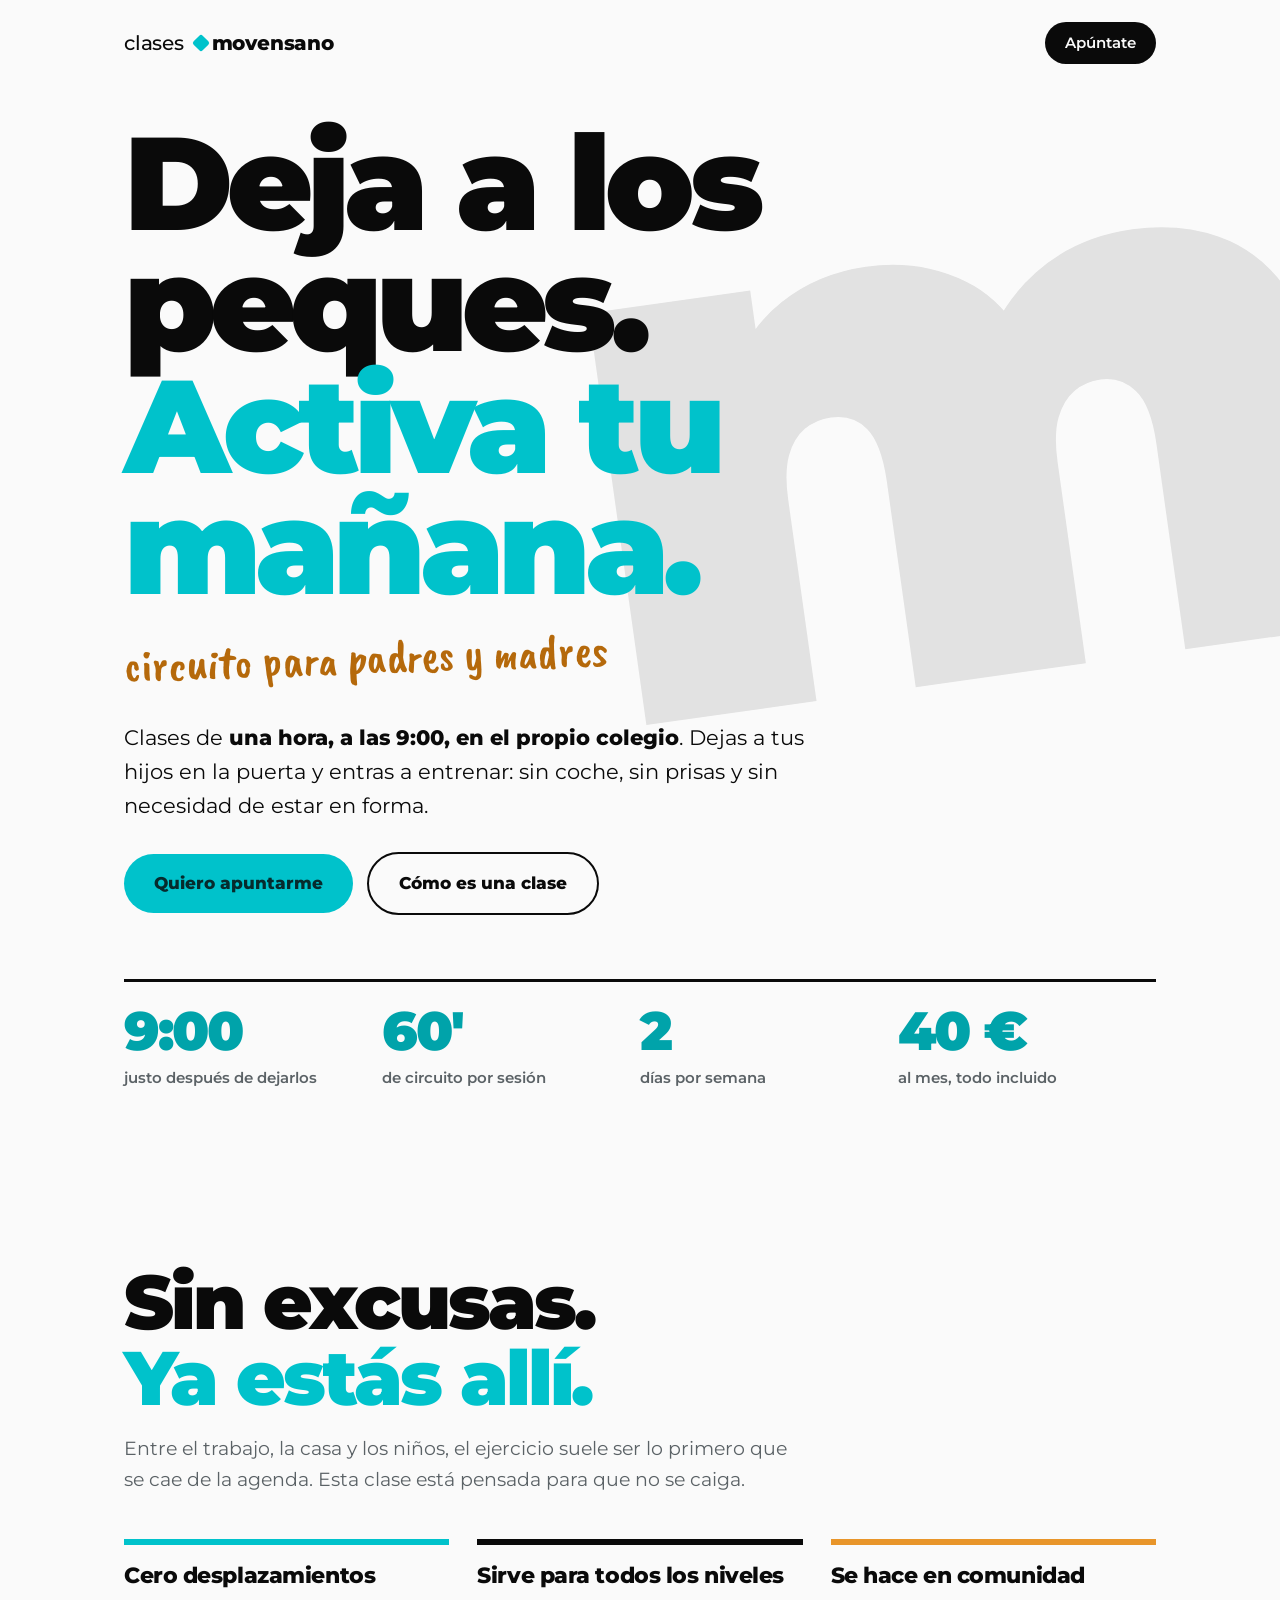
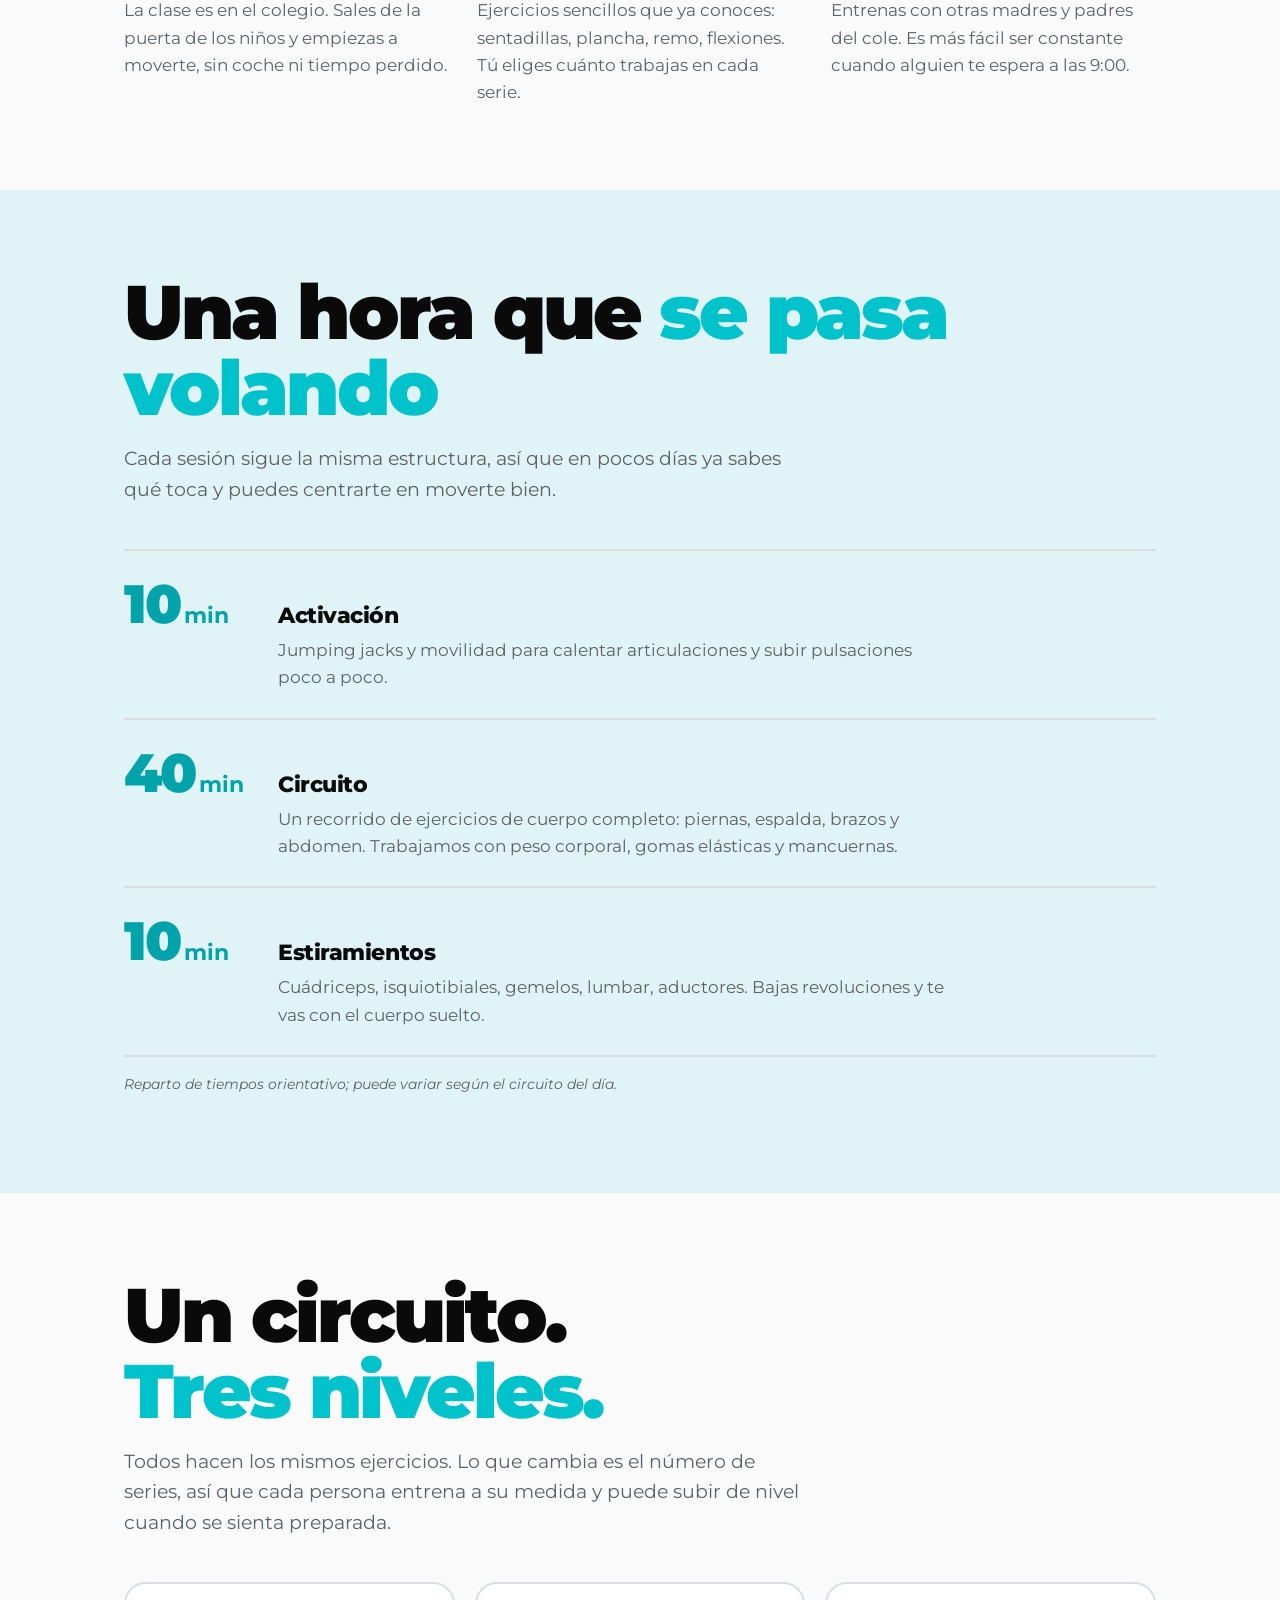
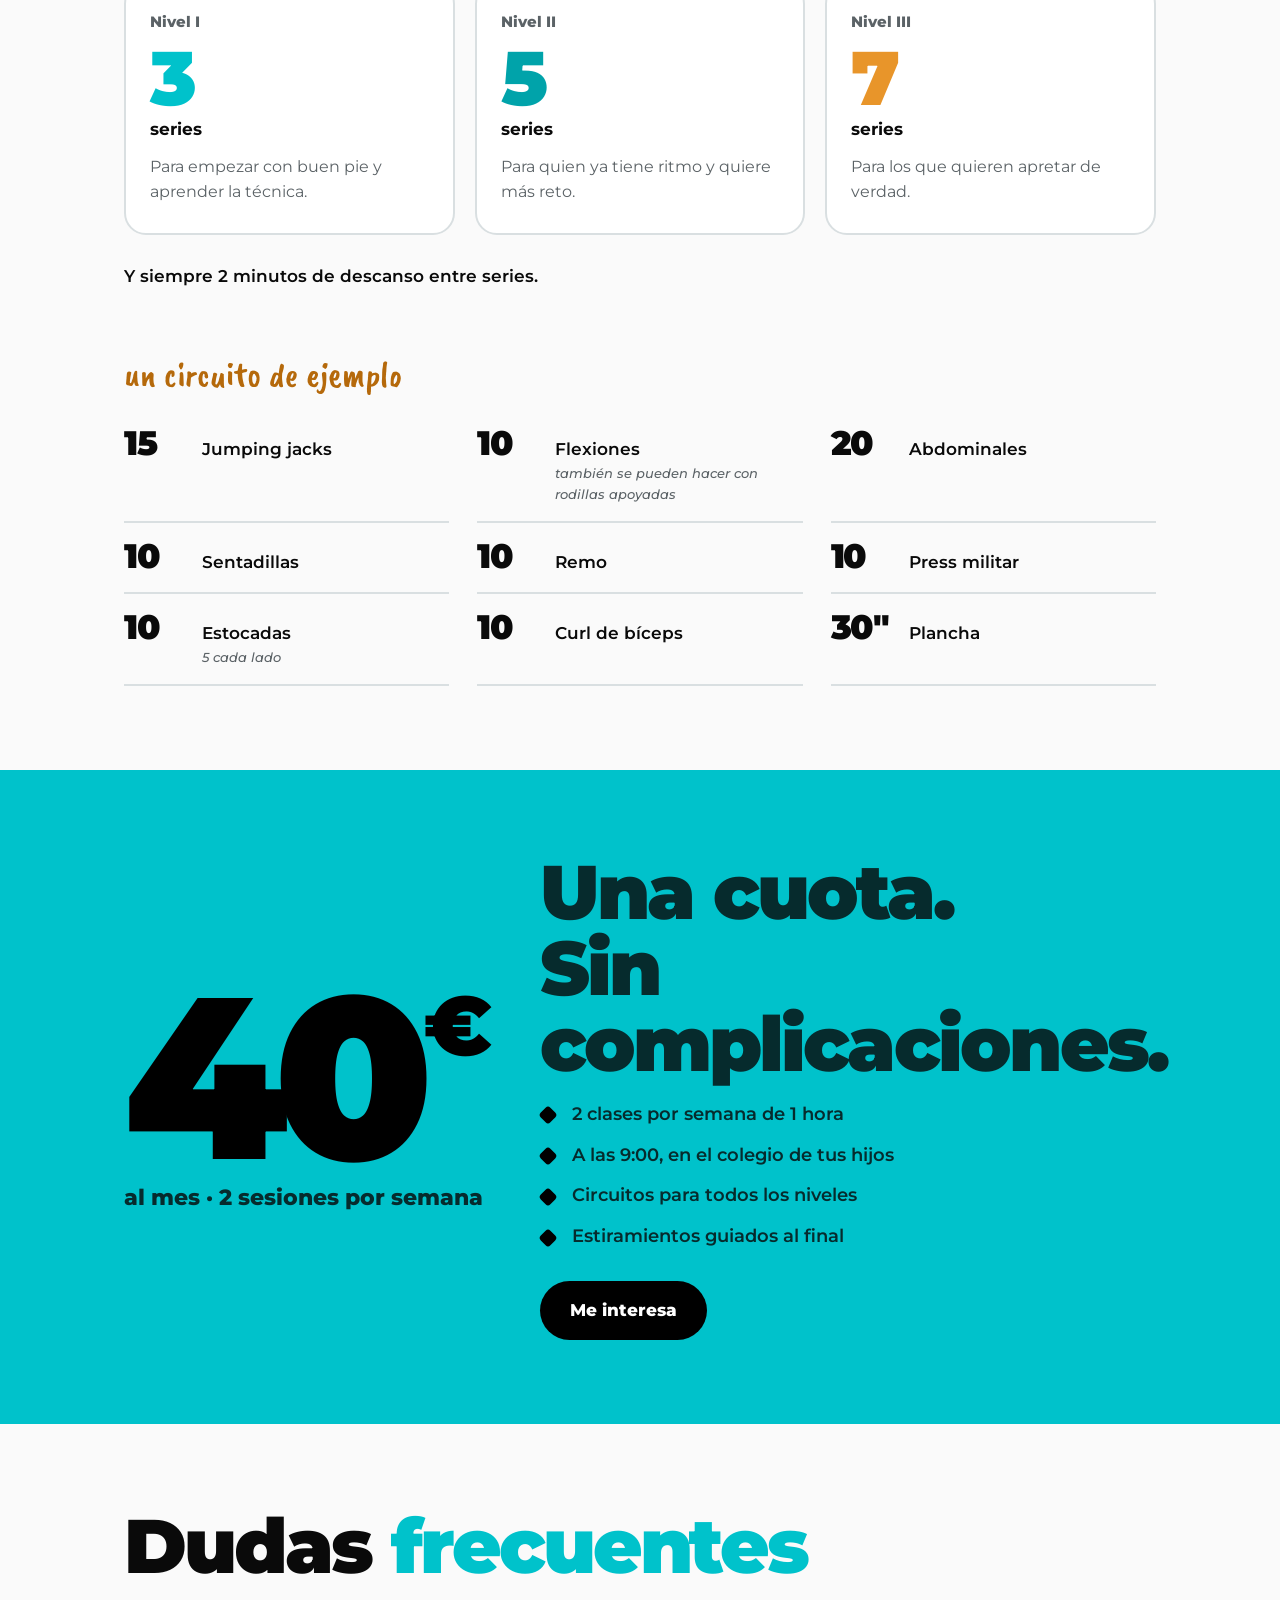
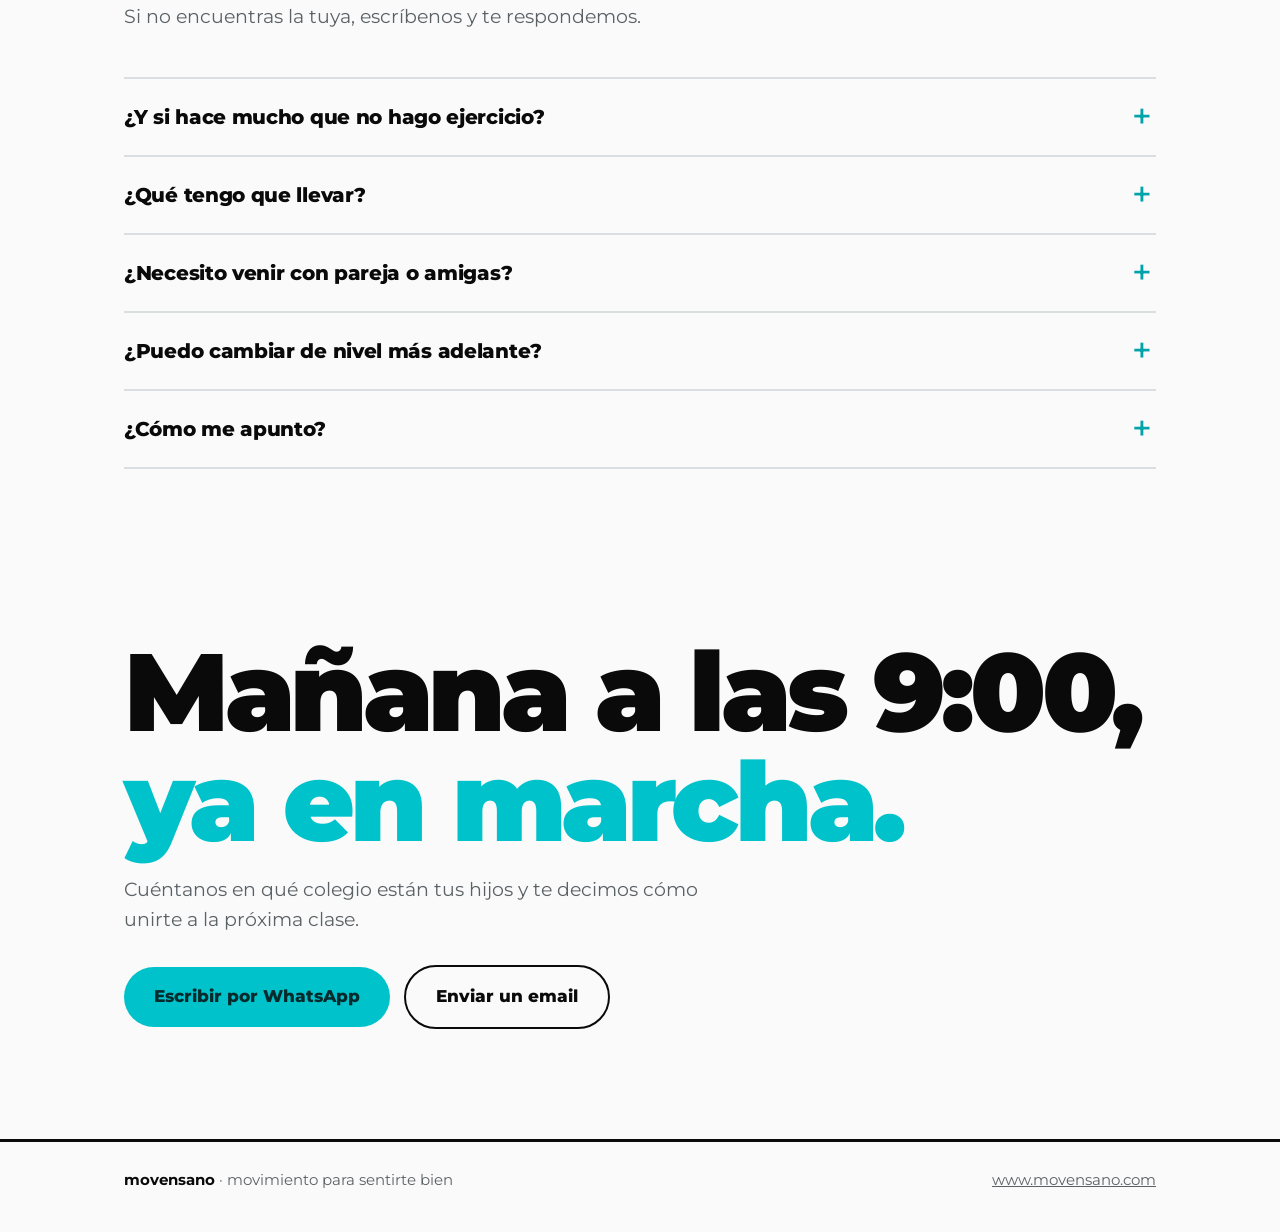
<file: movensano-clases-colegio.html>
<!DOCTYPE html>
<html lang="es">
<head>
<meta charset="utf-8">
<meta name="viewport" content="width=device-width, initial-scale=1, viewport-fit=cover">
<title>Movensano · Clases de circuito para padres en el cole</title>
<meta name="description" content="Clases de circuito de 1 hora a las 9:00 en el colegio de tus hijos. Todos los niveles, 2 días por semana, 40 €/mes.">
<link rel="preconnect" href="https://fonts.googleapis.com">
<link rel="preconnect" href="https://fonts.gstatic.com" crossorigin>
<link href="https://fonts.googleapis.com/css2?family=Montserrat:ital,wght@0,400;0,500;0,600;0,800;0,900;1,400;1,500&family=Caveat+Brush&display=swap" rel="stylesheet">
<style>
:root{
  box-sizing:border-box;
  padding-top:env(safe-area-inset-top,0px);
  padding-bottom:env(safe-area-inset-bottom,0px);
  --bg:#FAFAFA;
  --bg-soft:#E0F3F6;
  --ink:#0A0A0A;
  --muted:#5b6266;
  --cyan:#00C2CB;
  --teal:#00A3AA;
  --teal-deep:#007F86;
  --orange:#E8952A;
  --orange-text:#B5690B;
  --grey-shape:#E2E2E2;
  --card:#FFFFFF;
  --line:#d9dfe1;
  --on-cyan:#062b2d;
}
@media (prefers-color-scheme: dark){
  :root:not([data-theme="light"]){
    --bg:#0F1415;
    --bg-soft:#12292B;
    --ink:#F4F7F7;
    --muted:#9fb0b3;
    --orange-text:#F0A54B;
    --grey-shape:#1a2223;
    --card:#161D1E;
    --line:#2a3537;
  }
}
:root[data-theme="dark"]{
  --bg:#0F1415;
  --bg-soft:#12292B;
  --ink:#F4F7F7;
  --muted:#9fb0b3;
  --orange-text:#F0A54B;
  --grey-shape:#1a2223;
  --card:#161D1E;
  --line:#2a3537;
}
*,*::before,*::after{box-sizing:inherit}
html{scroll-padding-top:env(safe-area-inset-top,0px);scroll-behavior:smooth}
body{
  margin:0;background:var(--bg);color:var(--ink);
  font-family:"Montserrat",system-ui,-apple-system,"Segoe UI",Roboto,Arial,sans-serif;
  font-size:17px;line-height:1.6;-webkit-font-smoothing:antialiased;overflow-x:hidden;
}
a{color:inherit}
:focus-visible{outline:3px solid var(--orange);outline-offset:3px;border-radius:4px}
.wrap{max-width:1080px;margin:0 auto;padding:0 24px}

/* top bar */
.bar{display:flex;align-items:center;justify-content:space-between;padding:22px 0}
.brand{font-weight:500;font-size:20px;letter-spacing:-.01em;text-decoration:none}
.brand b{font-weight:800}
.brand i{display:inline-block;width:16px;height:16px;background:var(--cyan);margin:0 3px 0 4px;transform:rotate(45deg) scale(.8);border-radius:3px;vertical-align:-1px}
.bar a.pill{font-size:15px}

/* buttons */
.btn{
  display:inline-block;background:var(--cyan);color:var(--on-cyan);font-weight:800;font-size:17px;
  padding:16px 30px;border-radius:999px;text-decoration:none;border:0;cursor:pointer;
  transition:transform .15s ease, background .15s ease;
}
.btn:hover{background:var(--teal);color:#fff;transform:translateY(-2px)}
.btn.ghost{background:transparent;border:2px solid var(--ink);color:var(--ink)}
.btn.ghost:hover{background:var(--ink);color:var(--bg)}
.pill{display:inline-block;background:var(--ink);color:var(--bg);padding:9px 20px;border-radius:999px;text-decoration:none;font-weight:600}

/* hero */
.hero{position:relative;padding:36px 0 90px;isolation:isolate}
.hero::before{
  content:"m";position:absolute;right:-6vw;top:-60px;z-index:-1;
  font-weight:900;font-size:min(90vw,760px);line-height:1;color:var(--grey-shape);
  transform:rotate(-8deg);pointer-events:none;
}
.hero h1{
  margin:0;font-weight:900;letter-spacing:-.045em;line-height:.92;
  font-size:clamp(50px,11.5vw,132px);
}
.hero h1 .a{display:block}
.hero h1 .b{display:block;color:var(--cyan)}
.hero .tag{
  font-family:"Caveat Brush","Montserrat",cursive;font-size:clamp(28px,4.6vw,46px);
  color:var(--orange-text);margin:14px 0 0;transform:rotate(-2deg);display:inline-block;
}
.hero .lead{max-width:34em;font-size:clamp(18px,2.2vw,21px);margin:26px 0 30px;color:var(--ink)}
.hero .lead strong{font-weight:800}
.cta-row{display:flex;flex-wrap:wrap;gap:14px;align-items:center}

.facts{display:grid;grid-template-columns:repeat(4,1fr);gap:0;margin-top:64px;border-top:3px solid var(--ink)}
.fact{padding:22px 18px 0 0}
.fact strong{display:block;font-size:clamp(34px,5vw,54px);font-weight:900;letter-spacing:-.04em;line-height:1;color:var(--teal)}
.fact span{display:block;margin-top:8px;font-weight:600;font-size:15px;color:var(--muted)}

/* sections */
section{padding:84px 0}
h2{
  margin:0 0 18px;font-weight:900;letter-spacing:-.04em;line-height:1;
  font-size:clamp(38px,7vw,76px);
}
h2 .c{color:var(--cyan)}
.intro{max-width:36em;color:var(--muted);font-size:19px;margin:0 0 44px}

/* why */
.why{display:grid;grid-template-columns:repeat(3,1fr);gap:28px}
.why article{border-top:6px solid var(--cyan);padding-top:18px}
.why article:nth-child(2){border-color:var(--ink)}
.why article:nth-child(3){border-color:var(--orange)}
.why h3{margin:0 0 8px;font-size:22px;font-weight:800;letter-spacing:-.02em;line-height:1.2}
.why p{margin:0;color:var(--muted)}

/* class flow */
.flow{background:var(--bg-soft)}
.steps{list-style:none;margin:0;padding:0;display:grid;gap:0}
.steps li{
  display:grid;grid-template-columns:130px 1fr;gap:24px;align-items:baseline;
  padding:26px 0;border-bottom:2px solid var(--line);
}
.steps li:first-child{border-top:2px solid var(--line)}
.steps .t{font-weight:900;font-size:clamp(34px,5vw,54px);letter-spacing:-.04em;color:var(--teal);line-height:1}
.steps .t small{font-size:.4em;font-weight:700;margin-left:4px;letter-spacing:0}
.steps h3{margin:0 0 4px;font-size:22px;font-weight:800;letter-spacing:-.02em}
.steps p{margin:0;color:var(--muted);max-width:40em}
.note{font-size:14px;color:var(--muted);margin-top:16px;font-style:italic}

/* levels */
.levels{display:grid;grid-template-columns:repeat(3,1fr);gap:20px;margin-bottom:56px}
.lvl{background:var(--card);border:2px solid var(--line);border-radius:22px;padding:26px 24px 28px}
.lvl .n{font-size:15px;font-weight:800;color:var(--muted)}
.lvl .big{font-size:76px;font-weight:900;letter-spacing:-.05em;line-height:1;margin:6px 0 0}
.lvl:nth-child(1) .big{color:var(--cyan)}
.lvl:nth-child(2) .big{color:var(--teal)}
.lvl:nth-child(3) .big{color:var(--orange)}
.lvl .s{font-weight:700}
.lvl p{margin:12px 0 0;color:var(--muted);font-size:15.5px}
.rest{font-weight:600;margin:-28px 0 56px}

.circuit-title{font-family:"Caveat Brush","Montserrat",cursive;font-size:36px;color:var(--orange-text);margin:0 0 6px;font-weight:400}
.circuit{display:grid;grid-template-columns:repeat(3,1fr);gap:0 28px;list-style:none;margin:0;padding:0}
.circuit li{display:flex;align-items:baseline;gap:14px;padding:16px 0;border-bottom:2px solid var(--line)}
.circuit b{font-size:34px;font-weight:900;letter-spacing:-.04em;min-width:64px;line-height:1}
.circuit span{font-weight:600;font-size:17px}
.circuit em{display:block;font-size:13px;font-weight:500;color:var(--muted)}

/* price */
.price{position:relative;overflow:hidden;isolation:isolate;background:var(--cyan);color:var(--on-cyan)}
.price .wrap{display:grid;grid-template-columns:1.1fr 1fr;gap:48px;align-items:center}
.price h2{color:var(--on-cyan)}
.price .amount{font-weight:900;letter-spacing:-.06em;line-height:.85;font-size:clamp(110px,22vw,230px);color:#000}
.price .amount sup{font-size:.36em;vertical-align:top;letter-spacing:0;margin-left:4px;position:relative;top:.15em}
.price .per{font-weight:800;font-size:22px;margin:6px 0 0}
.price ul{list-style:none;padding:0;margin:0 0 30px;display:grid;gap:12px}
.price li{font-weight:600;padding-left:32px;position:relative;font-size:18px}
.price li::before{content:"";position:absolute;left:0;top:.42em;width:16px;height:16px;background:#000;border-radius:4px;transform:rotate(45deg) scale(.85)}
.price .btn{background:#000;color:#fff}
.price .btn:hover{background:#fff;color:#000}

/* faq */
details{border-bottom:2px solid var(--line);padding:0}
details:first-of-type{border-top:2px solid var(--line)}
summary{
  cursor:pointer;list-style:none;padding:22px 44px 22px 0;font-weight:800;font-size:20px;
  letter-spacing:-.015em;position:relative;
}
summary::-webkit-details-marker{display:none}
summary::after{content:"+";position:absolute;right:4px;top:50%;transform:translateY(-52%);font-size:34px;font-weight:500;color:var(--teal);transition:transform .2s ease}
details[open] summary::after{transform:translateY(-52%) rotate(45deg)}
details p{margin:0 0 24px;color:var(--muted);max-width:42em}

/* final cta */
.final{text-align:left;padding-bottom:110px}
.final h2{font-size:clamp(44px,9vw,110px)}
.final p{max-width:32em;font-size:19px;color:var(--muted);margin:0 0 30px}
footer{border-top:3px solid var(--ink);padding:26px 0 40px;font-size:15px;color:var(--muted)}
footer .wrap{display:flex;flex-wrap:wrap;gap:12px;justify-content:space-between}
footer b{color:var(--ink)}

@media (max-width:820px){
  .facts{grid-template-columns:repeat(2,1fr);gap:8px 0}
  .fact{padding-bottom:16px}
  .why,.levels{grid-template-columns:1fr}
  .circuit{grid-template-columns:1fr}
  .price .wrap{grid-template-columns:1fr;gap:28px}
  .steps li{grid-template-columns:1fr;gap:6px}
  section{padding:60px 0}
  .rest{margin-top:-36px}
}
@media (prefers-reduced-motion:reduce){
  html{scroll-behavior:auto}
  .btn,summary::after{transition:none}
}
</style>
</head>
<body>

<header class="wrap">
  <div class="bar">
    <a class="brand" href="#top" aria-label="Movensano, inicio">clases <i aria-hidden="true"></i><b>movensano</b></a>
    <a class="pill" href="#apuntate">Apúntate</a>
  </div>
</header>

<main id="top">
  <div class="hero">
    <div class="wrap">
      <h1><span class="a">Deja a los peques.</span><span class="b">Activa tu mañana.</span></h1>
      <p class="tag">circuito para padres y madres</p>
      <p class="lead">Clases de <strong>una hora, a las 9:00, en el propio colegio</strong>. Dejas a tus hijos en la puerta y entras a entrenar: sin coche, sin prisas y sin necesidad de estar en forma.</p>
      <div class="cta-row">
        <a class="btn" href="#apuntate">Quiero apuntarme</a>
        <a class="btn ghost" href="#clase">Cómo es una clase</a>
      </div>

      <div class="facts" role="list">
        <div class="fact" role="listitem"><strong>9:00</strong><span>justo después de dejarlos</span></div>
        <div class="fact" role="listitem"><strong>60'</strong><span>de circuito por sesión</span></div>
        <div class="fact" role="listitem"><strong>2</strong><span>días por semana</span></div>
        <div class="fact" role="listitem"><strong>40 €</strong><span>al mes, todo incluido</span></div>
      </div>
    </div>
  </div>

  <section>
    <div class="wrap">
      <h2>Sin excusas.<br><span class="c">Ya estás allí.</span></h2>
      <p class="intro">Entre el trabajo, la casa y los niños, el ejercicio suele ser lo primero que se cae de la agenda. Esta clase está pensada para que no se caiga.</p>
      <div class="why">
        <article>
          <h3>Cero desplazamientos</h3>
          <p>La clase es en el colegio. Sales de la puerta de los niños y empiezas a moverte, sin coche ni tiempo perdido.</p>
        </article>
        <article>
          <h3>Sirve para todos los niveles</h3>
          <p>Ejercicios sencillos que ya conoces: sentadillas, plancha, remo, flexiones. Tú eliges cuánto trabajas en cada serie.</p>
        </article>
        <article>
          <h3>Se hace en comunidad</h3>
          <p>Entrenas con otras madres y padres del cole. Es más fácil ser constante cuando alguien te espera a las 9:00.</p>
        </article>
      </div>
    </div>
  </section>

  <section class="flow" id="clase">
    <div class="wrap">
      <h2>Una hora que <span class="c">se pasa volando</span></h2>
      <p class="intro">Cada sesión sigue la misma estructura, así que en pocos días ya sabes qué toca y puedes centrarte en moverte bien.</p>
      <ol class="steps">
        <li>
          <div class="t">10<small>min</small></div>
          <div><h3>Activación</h3><p>Jumping jacks y movilidad para calentar articulaciones y subir pulsaciones poco a poco.</p></div>
        </li>
        <li>
          <div class="t">40<small>min</small></div>
          <div><h3>Circuito</h3><p>Un recorrido de ejercicios de cuerpo completo: piernas, espalda, brazos y abdomen. Trabajamos con peso corporal, gomas elásticas y mancuernas.</p></div>
        </li>
        <li>
          <div class="t">10<small>min</small></div>
          <div><h3>Estiramientos</h3><p>Cuádriceps, isquiotibiales, gemelos, lumbar, aductores. Bajas revoluciones y te vas con el cuerpo suelto.</p></div>
        </li>
      </ol>
      <p class="note">Reparto de tiempos orientativo; puede variar según el circuito del día.</p>
    </div>
  </section>

  <section id="niveles">
    <div class="wrap">
      <h2>Un circuito.<br><span class="c">Tres niveles.</span></h2>
      <p class="intro">Todos hacen los mismos ejercicios. Lo que cambia es el número de series, así que cada persona entrena a su medida y puede subir de nivel cuando se sienta preparada.</p>

      <div class="levels">
        <div class="lvl"><div class="n">Nivel I</div><div class="big">3</div><div class="s">series</div><p>Para empezar con buen pie y aprender la técnica.</p></div>
        <div class="lvl"><div class="n">Nivel II</div><div class="big">5</div><div class="s">series</div><p>Para quien ya tiene ritmo y quiere más reto.</p></div>
        <div class="lvl"><div class="n">Nivel III</div><div class="big">7</div><div class="s">series</div><p>Para los que quieren apretar de verdad.</p></div>
      </div>
      <p class="rest">Y siempre 2 minutos de descanso entre series.</p>

      <p class="circuit-title">un circuito de ejemplo</p>
      <ul class="circuit">
        <li><b>15</b><span>Jumping jacks</span></li>
        <li><b>10</b><span>Flexiones<em>también se pueden hacer con rodillas apoyadas</em></span></li>
        <li><b>20</b><span>Abdominales</span></li>
        <li><b>10</b><span>Sentadillas</span></li>
        <li><b>10</b><span>Remo</span></li>
        <li><b>10</b><span>Press militar</span></li>
        <li><b>10</b><span>Estocadas<em>5 cada lado</em></span></li>
        <li><b>10</b><span>Curl de bíceps</span></li>
        <li><b>30"</b><span>Plancha</span></li>
      </ul>
    </div>
  </section>

  <section class="price" id="precio">
    <div class="wrap">
      <div>
        <div class="amount">40<sup>€</sup></div>
        <p class="per">al mes · 2 sesiones por semana</p>
      </div>
      <div>
        <h2>Una cuota.<br>Sin complicaciones.</h2>
        <ul>
          <li>2 clases por semana de 1 hora</li>
          <li>A las 9:00, en el colegio de tus hijos</li>
          <li>Circuitos para todos los niveles</li>
          <li>Estiramientos guiados al final</li>
        </ul>
        <a class="btn" href="#apuntate">Me interesa</a>
      </div>
    </div>
  </section>

  <section id="faq">
    <div class="wrap">
      <h2>Dudas <span class="c">frecuentes</span></h2>
      <p class="intro">Si no encuentras la tuya, escríbenos y te respondemos.</p>

      <details>
        <summary>¿Y si hace mucho que no hago ejercicio?</summary>
        <p>Es justo para ti. Empiezas en el nivel I con 3 series y vas a tu ritmo. Los ejercicios son básicos y te explicamos cómo hacerlos bien desde el primer día.</p>
      </details>
      <details>
        <summary>¿Qué tengo que llevar?</summary>
        <p>Ropa cómoda, zapatillas deportivas y una botella de agua. Del resto del material nos ocupamos en la clase.</p>
      </details>
      <details>
        <summary>¿Necesito venir con pareja o amigas?</summary>
        <p>No. Cada uno entrena a su nivel, y es fácil conocer a otras familias del colegio en el propio circuito.</p>
      </details>
      <details>
        <summary>¿Puedo cambiar de nivel más adelante?</summary>
        <p>Sí. Todos hacemos el mismo circuito y solo cambia el número de series (3, 5 o 7), así que subes cuando te sientas preparado.</p>
      </details>
      <details>
        <summary>¿Cómo me apunto?</summary>
        <p>Escríbenos por WhatsApp o por email con el nombre de tu colegio y te confirmamos los días, el horario y cómo reservar tu plaza.</p>
      </details>
    </div>
  </section>

  <section class="final" id="apuntate">
    <div class="wrap">
      <h2>Mañana a las 9:00,<br><span class="c">ya en marcha.</span></h2>
      <p>Cuéntanos en qué colegio están tus hijos y te decimos cómo unirte a la próxima clase.</p>
      <div class="cta-row">
        <a class="btn" href="https://wa.me/34600000000?text=Hola%2C%20quiero%20info%20sobre%20las%20clases%20de%20las%209%3A00%20en%20el%20cole" target="_blank" rel="noopener">Escribir por WhatsApp</a>
        <a class="btn ghost" href="mailto:hola@movensano.com?subject=Clases%20de%20circuito%20en%20el%20cole">Enviar un email</a>
      </div>
    </div>
  </section>
</main>

<footer>
  <div class="wrap">
    <span><b>movensano</b> · movimiento para sentirte bien</span>
    <a href="https://www.movensano.com" target="_blank" rel="noopener">www.movensano.com</a>
  </div>
</footer>

</body>
</html>
</file>
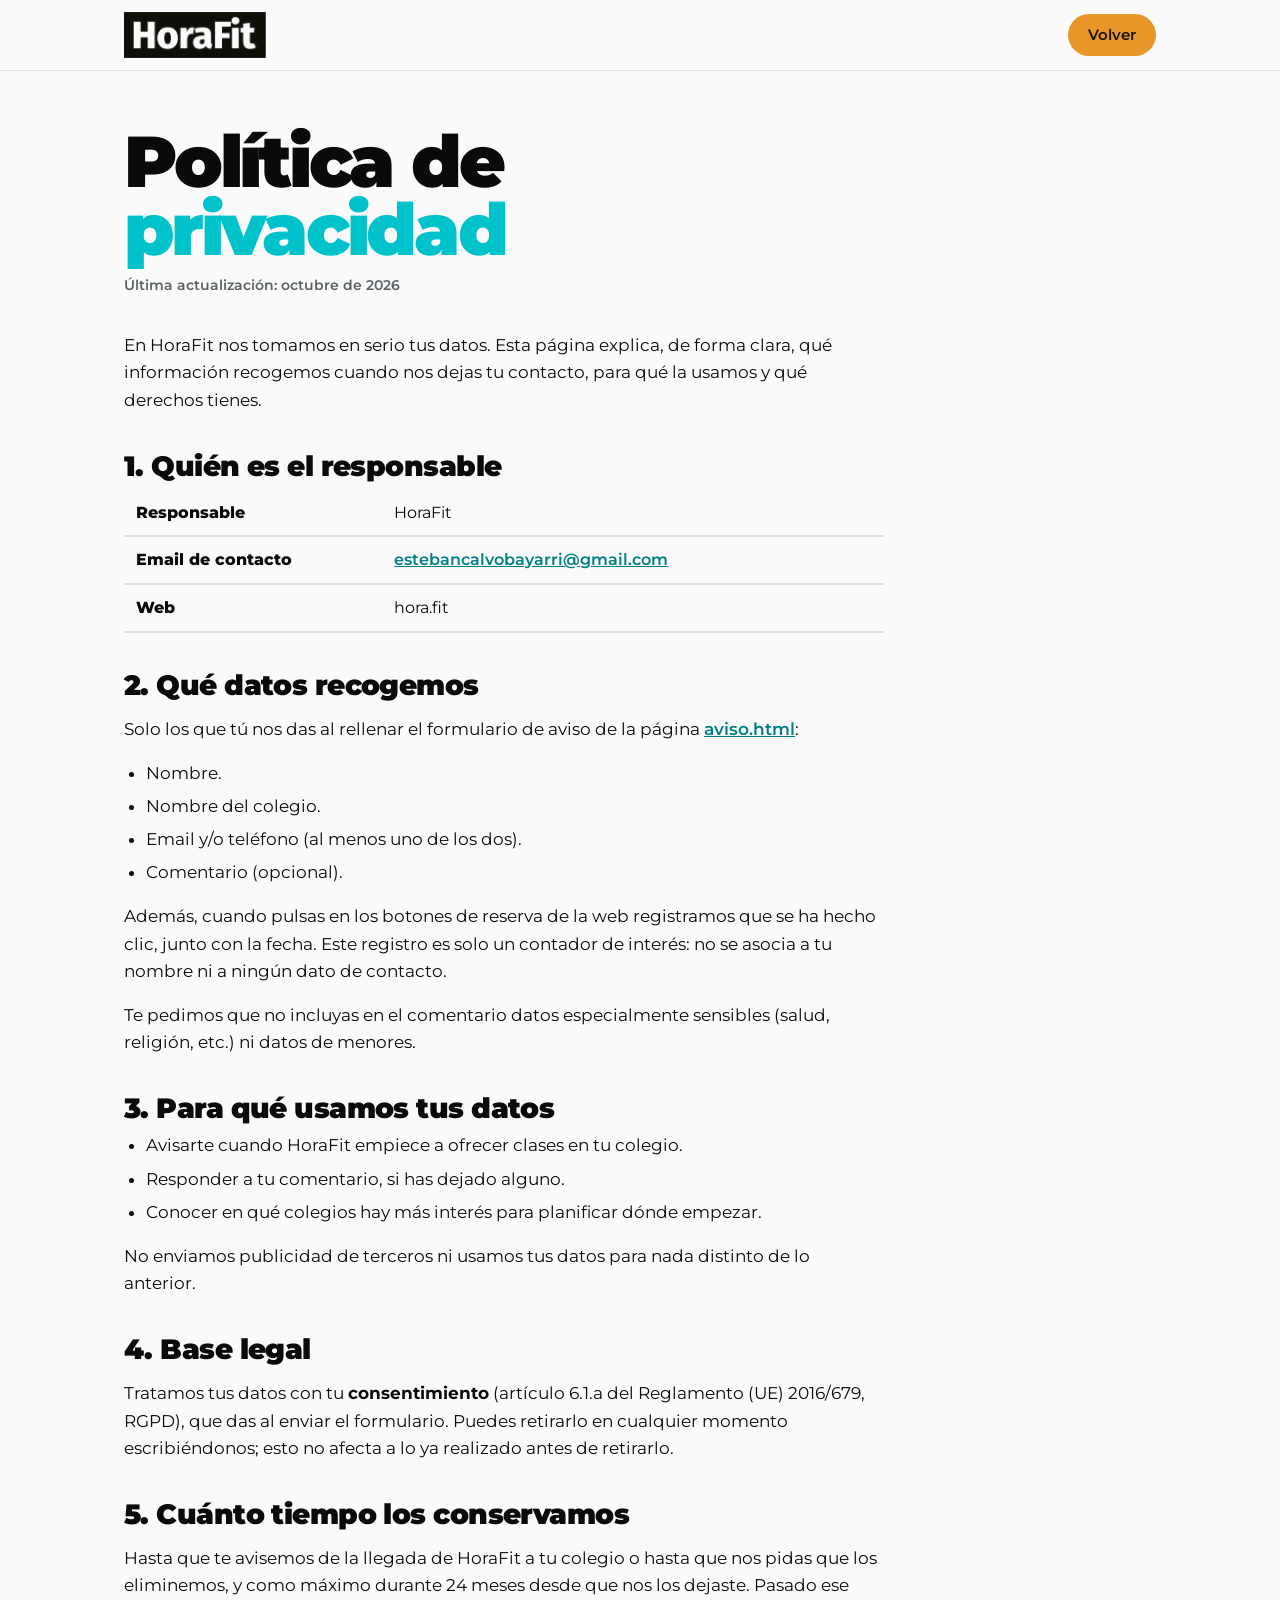
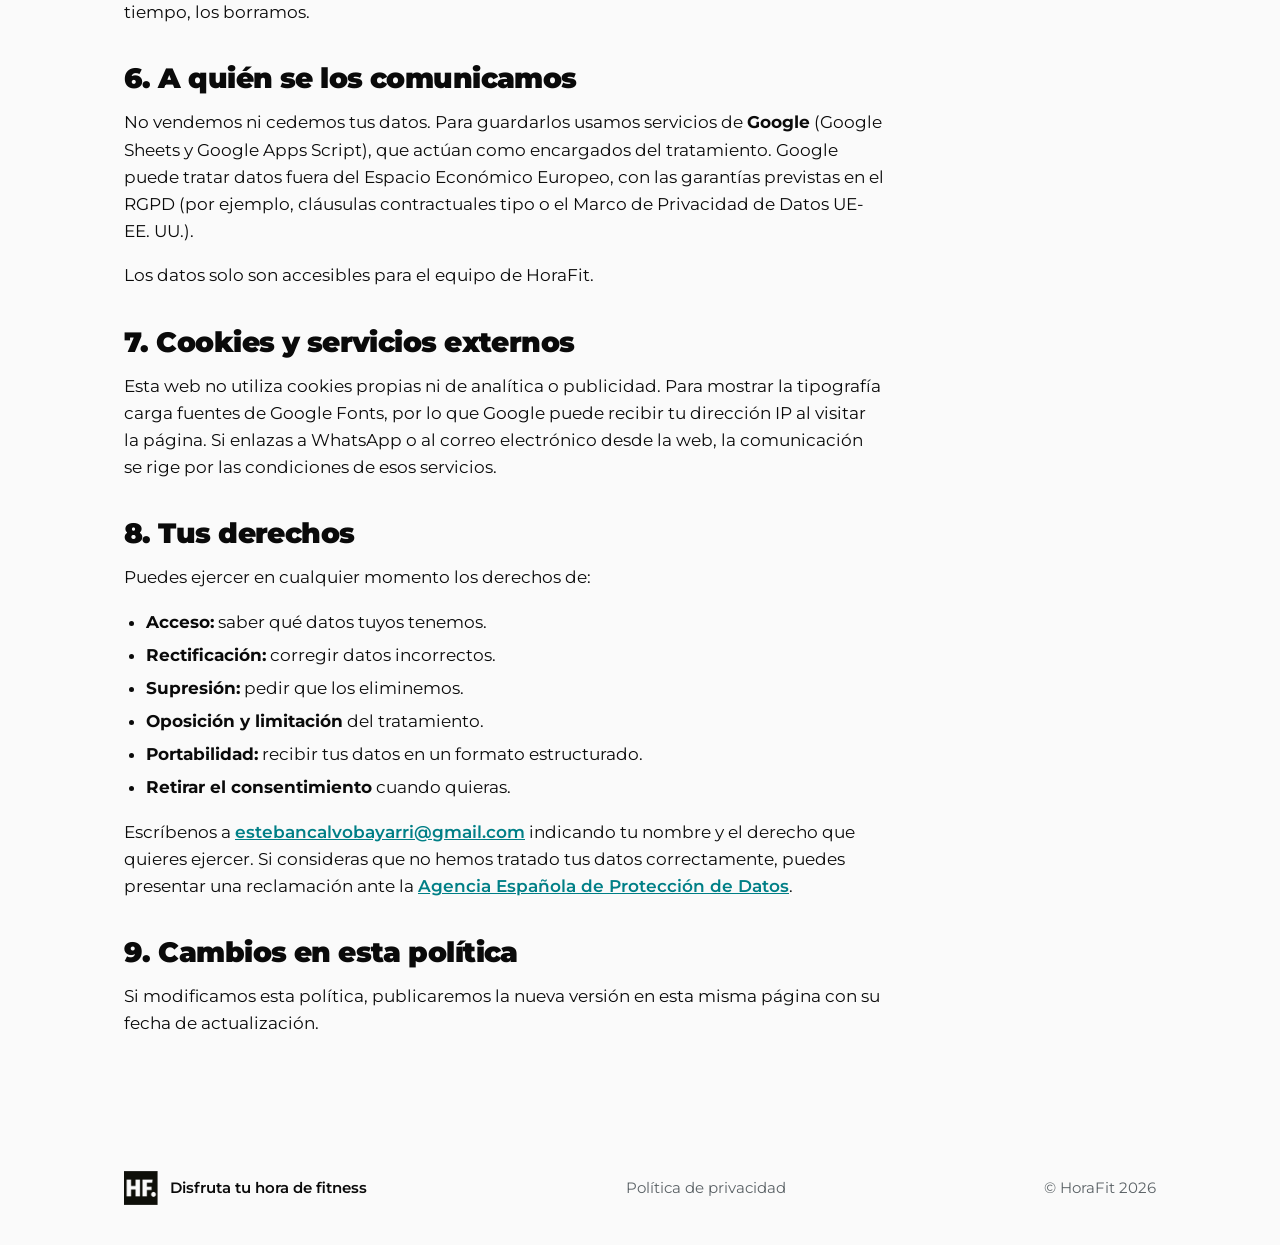
<file: privacidad.html>
<!DOCTYPE html>
<html lang="es">
<head>
<meta charset="utf-8">
<meta name="viewport" content="width=device-width, initial-scale=1, viewport-fit=cover">
<title>HoraFit · Política de privacidad</title>
<meta name="description" content="Política de privacidad de HoraFit: qué datos recogemos, para qué los usamos y cómo ejercer tus derechos.">
<meta name="robots" content="noindex">
<link rel="icon" type="image/jpeg" href="images/HF.jpeg">
<link rel="apple-touch-icon" href="images/HF.jpeg">
<link rel="preconnect" href="https://fonts.googleapis.com">
<link rel="preconnect" href="https://fonts.gstatic.com" crossorigin>
<link href="https://fonts.googleapis.com/css2?family=Montserrat:ital,wght@0,400;0,500;0,600;0,800;0,900;1,400;1,500&family=Caveat+Brush&display=swap" rel="stylesheet">
<link rel="stylesheet" href="styles.css">
<style>
  .legal-page{padding:56px 0 90px}
  .legal-page h1{margin:0 0 10px;font-weight:900;letter-spacing:-.045em;line-height:.95;font-size:clamp(38px,8vw,72px)}
  .legal-page h1 .c{color:var(--cyan)}
  .legal-page .upd{color:var(--muted);font-size:14px;font-weight:600;margin:0 0 36px}
  .legal-page .doc{max-width:760px}
  .legal-page h2{font-size:clamp(22px,3vw,28px);letter-spacing:-.02em;margin:38px 0 10px}
  .legal-page p,.legal-page li{color:var(--ink);font-size:17px}
  .legal-page ul{padding-left:22px;margin:0 0 16px}
  .legal-page li{margin-bottom:6px}
  .legal-page a{color:var(--teal-deep);font-weight:600}
  .legal-page table{width:100%;border-collapse:collapse;margin:0 0 16px;font-size:16px}
  .legal-page th,.legal-page td{text-align:left;vertical-align:top;padding:10px 12px;border-bottom:2px solid var(--line)}
  .legal-page th{width:34%;font-weight:800}
</style>
</head>
<body>

<header class="site-header">
  <div class="wrap">
    <div class="bar">
      <a class="brand" href="index.html" aria-label="HoraFit, inicio"><img class="logo" src="images/HoraFit.png" alt="HoraFit"></a>
      <a class="pill" href="index.html">Volver</a>
    </div>
  </div>
</header>

<main>
  <section class="legal-page">
    <div class="wrap">
      <div class="doc">
        <h1>Política de <span class="c">privacidad</span></h1>
        <p class="upd">Última actualización: octubre de 2026</p>

        <p>En HoraFit nos tomamos en serio tus datos. Esta página explica, de forma clara, qué información recogemos cuando nos dejas tu contacto, para qué la usamos y qué derechos tienes.</p>

        <h2>1. Quién es el responsable</h2>
        <table>
          <tr><th>Responsable</th><td>HoraFit</td></tr>
          <tr><th>Email de contacto</th><td><a href="mailto:estebancalvobayarri@gmail.com">estebancalvobayarri@gmail.com</a></td></tr>
          <tr><th>Web</th><td>hora.fit</td></tr>
        </table>

        <h2>2. Qué datos recogemos</h2>
        <p>Solo los que tú nos das al rellenar el formulario de aviso de la página <a href="aviso.html">aviso.html</a>:</p>
        <ul>
          <li>Nombre.</li>
          <li>Nombre del colegio.</li>
          <li>Email y/o teléfono (al menos uno de los dos).</li>
          <li>Comentario (opcional).</li>
        </ul>
        <p>Además, cuando pulsas en los botones de reserva de la web registramos que se ha hecho clic, junto con la fecha. Este registro es solo un contador de interés: no se asocia a tu nombre ni a ningún dato de contacto.</p>
        <p>Te pedimos que no incluyas en el comentario datos especialmente sensibles (salud, religión, etc.) ni datos de menores.</p>

        <h2>3. Para qué usamos tus datos</h2>
        <ul>
          <li>Avisarte cuando HoraFit empiece a ofrecer clases en tu colegio.</li>
          <li>Responder a tu comentario, si has dejado alguno.</li>
          <li>Conocer en qué colegios hay más interés para planificar dónde empezar.</li>
        </ul>
        <p>No enviamos publicidad de terceros ni usamos tus datos para nada distinto de lo anterior.</p>

        <h2>4. Base legal</h2>
        <p>Tratamos tus datos con tu <strong>consentimiento</strong> (artículo 6.1.a del Reglamento (UE) 2016/679, RGPD), que das al enviar el formulario. Puedes retirarlo en cualquier momento escribiéndonos; esto no afecta a lo ya realizado antes de retirarlo.</p>

        <h2>5. Cuánto tiempo los conservamos</h2>
        <p>Hasta que te avisemos de la llegada de HoraFit a tu colegio o hasta que nos pidas que los eliminemos, y como máximo durante 24 meses desde que nos los dejaste. Pasado ese tiempo, los borramos.</p>

        <h2>6. A quién se los comunicamos</h2>
        <p>No vendemos ni cedemos tus datos. Para guardarlos usamos servicios de <strong>Google</strong> (Google Sheets y Google Apps Script), que actúan como encargados del tratamiento. Google puede tratar datos fuera del Espacio Económico Europeo, con las garantías previstas en el RGPD (por ejemplo, cláusulas contractuales tipo o el Marco de Privacidad de Datos UE-EE. UU.).</p>
        <p>Los datos solo son accesibles para el equipo de HoraFit.</p>

        <h2>7. Cookies y servicios externos</h2>
        <p>Esta web no utiliza cookies propias ni de analítica o publicidad. Para mostrar la tipografía carga fuentes de Google Fonts, por lo que Google puede recibir tu dirección IP al visitar la página. Si enlazas a WhatsApp o al correo electrónico desde la web, la comunicación se rige por las condiciones de esos servicios.</p>

        <h2>8. Tus derechos</h2>
        <p>Puedes ejercer en cualquier momento los derechos de:</p>
        <ul>
          <li><strong>Acceso:</strong> saber qué datos tuyos tenemos.</li>
          <li><strong>Rectificación:</strong> corregir datos incorrectos.</li>
          <li><strong>Supresión:</strong> pedir que los eliminemos.</li>
          <li><strong>Oposición y limitación</strong> del tratamiento.</li>
          <li><strong>Portabilidad:</strong> recibir tus datos en un formato estructurado.</li>
          <li><strong>Retirar el consentimiento</strong> cuando quieras.</li>
        </ul>
        <p>Escríbenos a <a href="mailto:estebancalvobayarri@gmail.com">estebancalvobayarri@gmail.com</a> indicando tu nombre y el derecho que quieres ejercer. Si consideras que no hemos tratado tus datos correctamente, puedes presentar una reclamación ante la <a href="https://www.aepd.es" target="_blank" rel="noopener">Agencia Española de Protección de Datos</a>.</p>

        <h2>9. Cambios en esta política</h2>
        <p>Si modificamos esta política, publicaremos la nueva versión en esta misma página con su fecha de actualización.</p>
      </div>
    </div>
  </section>
</main>

<footer>
  <div class="wrap">
    <span class="foot-brand"><img class="logo-sm" src="images/HF.jpeg" alt="HF"><span>Disfruta tu hora de fitness</span></span>
    <a class="foot-legal" href="privacidad.html">Política de privacidad</a>
    <span>© HoraFit 2026</span>
  </div>
</footer>

</body>
</html>
</file>
<file: styles.css>
:root{
  box-sizing:border-box;
  padding-top:env(safe-area-inset-top,0px);
  padding-bottom:env(safe-area-inset-bottom,0px);
  --bg:#FAFAFA;
  --bg-soft:#E0F3F6;
  --ink:#0A0A0A;
  --muted:#5b6266;
  --cyan:#00C2CB;
  --teal:#00A3AA;
  --teal-deep:#007F86;
  --orange:#E8952A;
  --orange-text:#B5690B;
  --grey-shape:#E2E2E2;
  --card:#FFFFFF;
  --line:#d9dfe1;
  --on-cyan:#062b2d;
  --gris:#0E0F09;
  --orange:#E8952A;
}
@media (prefers-color-scheme: dark){
  :root:not([data-theme="light"]){
    --bg:#0F1415;
    --bg-soft:#12292B;
    --ink:#F4F7F7;
    --muted:#9fb0b3;
    --orange-text:#F0A54B;
    --grey-shape:#1a2223;
    --card:#161D1E;
    --line:#2a3537;
  }
}
:root[data-theme="dark"]{
  --bg:#0F1415;
  --bg-soft:#12292B;
  --ink:#F4F7F7;
  --muted:#9fb0b3;
  --orange-text:#F0A54B;
  --grey-shape:#1a2223;
  --card:#161D1E;
  --line:#2a3537;
}
*,*::before,*::after{box-sizing:inherit}
html{scroll-padding-top:calc(env(safe-area-inset-top,0px) + 84px);scroll-behavior:smooth}
body{
  margin:0;background:var(--bg);color:var(--ink);
  font-family:"Montserrat",system-ui,-apple-system,"Segoe UI",Roboto,Arial,sans-serif;
  font-size:17px;line-height:1.6;-webkit-font-smoothing:antialiased;overflow-x:hidden;
}
a{color:inherit}
:focus-visible{outline:3px solid var(--orange);outline-offset:3px;border-radius:4px}
.wrap{max-width:1080px;margin:0 auto;padding:0 24px}

/* top bar */
/* header fijo */
.site-header{
  position:sticky;top:env(safe-area-inset-top,0px);z-index:100;
  background:var(--bg);
  border-bottom:1px solid var(--line);
}
@supports (background:color-mix(in srgb,red 50%,blue)){
  .site-header{
    background:color-mix(in srgb,var(--bg) 88%,transparent);
    -webkit-backdrop-filter:saturate(1.4) blur(10px);
    backdrop-filter:saturate(1.4) blur(10px);
  }
}
.bar{display:flex;align-items:center;justify-content:space-between;padding:12px 0}
.brand{font-weight:500;font-size:20px;letter-spacing:-.01em;text-decoration:none}
.brand b{font-weight:800}
.brand i{display:inline-block;width:16px;height:16px;background:var(--cyan);margin:0 3px 0 4px;transform:rotate(45deg) scale(.8);border-radius:3px;vertical-align:-1px}
.bar a.pill{font-size:15px}

/* logos */
.brand{display:inline-flex;align-items:center}
.logo{display:block;height:46px;width:auto;mix-blend-mode:multiply}
.foot-brand{display:flex;align-items:center;gap:12px;font-weight:600;color:var(--ink)}
.logo-sm{display:block;height:34px;width:auto;mix-blend-mode:multiply}
@media (prefers-color-scheme: dark){
  :root:not([data-theme="light"]) .logo,
  :root:not([data-theme="light"]) .logo-sm{mix-blend-mode:normal;background:#fff;border-radius:8px;padding:3px 6px}
}
:root[data-theme="dark"] .logo,
:root[data-theme="dark"] .logo-sm{mix-blend-mode:normal;background:#fff;border-radius:8px;padding:3px 6px}

/* buttons */
.btn{
  display:inline-block;background:var(--cyan);color:var(--on-cyan);font-weight:800;font-size:17px;
  padding:16px 30px;border-radius:999px;text-decoration:none;border:0;cursor:pointer;
  transition:transform .15s ease, background .15s ease;
}
.btn:hover{background:var(--teal);color:#fff;transform:translateY(-2px)}
.btn.ghost{background:transparent;border:2px solid var(--ink);color:var(--ink)}
.btn.ghost:hover{background:var(--ink);color:var(--bg)}
.pill{display:inline-block;background:var(--orange);color:#1a1203;padding:9px 20px;border-radius:999px;text-decoration:none;font-weight:600}

/* hero */
.hero{position:relative;padding:36px 0 90px;isolation:isolate}
.hero h1{
  margin:0;font-weight:900;letter-spacing:-.045em;line-height:.92;
  font-size:clamp(50px,11.5vw,132px);
}
.hero h1 .a{display:block}
.hero h1 .b{display:block;color:var(--cyan)}
.hero .tag{
  font-family:"Caveat Brush","Montserrat",cursive;font-size:clamp(28px,4.6vw,46px);
  color:var(--orange-text);margin:14px 0 0;transform:rotate(-2deg);display:inline-block;
}
.hero .lead{max-width:34em;font-size:clamp(18px,2.2vw,21px);margin:26px 0 30px;color:var(--ink)}
.hero .lead strong{font-weight:800}
.cta-row{display:flex;flex-wrap:wrap;gap:14px;align-items:center}

.facts{display:grid;grid-template-columns:repeat(4,1fr);gap:0;margin-top:64px;border-top:3px solid var(--ink)}
.fact{padding:22px 18px 0 0}
.fact strong{display:block;font-size:clamp(34px,5vw,54px);font-weight:900;letter-spacing:-.04em;line-height:1;color:var(--teal)}
.fact span{display:block;margin-top:8px;font-weight:600;font-size:15px;color:var(--muted)}

/* sections */
section{padding:84px 0}
h2{
  margin:0 0 18px;font-weight:900;letter-spacing:-.04em;line-height:1;
  font-size:clamp(38px,7vw,76px);
}
h2 .c{color:var(--cyan)}
h2 .d{color:var(--bg)}
.intro{max-width:36em;color:var(--muted);font-size:19px;margin:0 0 44px}

/* why */
.why{display:grid;grid-template-columns:repeat(3,1fr);gap:28px}
.why article{border-top:6px solid var(--cyan);padding-top:18px}
.why article:nth-child(2){border-color:var(--ink)}
.why article:nth-child(3){border-color:var(--orange)}
.why h3{margin:0 0 8px;font-size:22px;font-weight:800;letter-spacing:-.02em;line-height:1.2}
.why p{margin:0;color:var(--muted)}

/* class flow */
.flow{background:var(--bg-soft)}
.steps{list-style:none;margin:0;padding:0;display:grid;gap:0}
.steps li{
  display:grid;grid-template-columns:130px 1fr;gap:24px;align-items:baseline;
  padding:26px 0;border-bottom:2px solid var(--line);
}
.steps li:first-child{border-top:2px solid var(--line)}
.steps .t{font-weight:900;font-size:clamp(34px,5vw,54px);letter-spacing:-.04em;color:var(--teal);line-height:1}
.steps .t small{font-size:.4em;font-weight:700;margin-left:4px;letter-spacing:0}
.steps h3{margin:0 0 4px;font-size:22px;font-weight:800;letter-spacing:-.02em}
.steps p{margin:0;color:var(--muted);max-width:40em}
.note{font-size:14px;color:var(--muted);margin-top:16px;font-style:italic}

/* levels */
.levels{display:grid;grid-template-columns:repeat(3,1fr);gap:20px;margin-bottom:56px}
.lvl{background:var(--card);border:2px solid var(--line);border-radius:22px;padding:26px 24px 28px}
.lvl .n{font-size:15px;font-weight:800;color:var(--muted)}
.lvl .big{font-size:42px;font-weight:700;letter-spacing:-.05em;line-height:1;margin:6px 0 0}
.lvl:nth-child(1) .big{color:var(--cyan)}
.lvl:nth-child(2) .big{color:var(--teal)}
.lvl:nth-child(3) .big{color:var(--orange)}
.lvl .s{font-weight:700}
.lvl p{margin:12px 0 0;color:var(--muted);font-size:15.5px}
.rest{font-weight:600;margin:-28px 0 56px}

.circuit-title{font-family:"Caveat Brush","Montserrat",cursive;font-size:36px;color:var(--orange-text);margin:0 0 6px;font-weight:400}
.circuit{display:grid;grid-template-columns:repeat(3,1fr);gap:0 28px;list-style:none;margin:0;padding:0}
.circuit li{display:flex;align-items:baseline;gap:14px;padding:16px 0;border-bottom:2px solid var(--line)}
.circuit b{font-size:34px;font-weight:900;letter-spacing:-.04em;min-width:64px;line-height:1}
.circuit span{font-weight:600;font-size:17px}
.circuit em{display:block;font-size:13px;font-weight:500;color:var(--muted)}

/* price */
.price{position:relative;overflow:hidden;isolation:isolate;background:var(--cyan);color:var(--on-cyan)}
.price .wrap{display:grid;grid-template-columns:1.1fr 1fr;gap:48px;align-items:center}
.price h2{color:var(--on-cyan)}
.price .amount{font-weight:900;letter-spacing:-.06em;line-height:.85;font-size:clamp(110px,22vw,230px);color:#000}
.price .amount sup{font-size:.36em;vertical-align:top;letter-spacing:0;margin-left:4px;position:relative;top:.15em}
.price .per{font-weight:800;font-size:22px;margin:6px 0 0}
.price .per .blanco{color:#fff}
.price ul{list-style:none;padding:0;margin:0 0 30px;display:grid;gap:12px}
.price li{font-weight:600;padding-left:32px;position:relative;font-size:18px}
.price li::before{content:"";position:absolute;left:0;top:.42em;width:16px;height:16px;background:#000;border-radius:4px;transform:rotate(45deg) scale(.85)}
.price .btn{background:var(--orange);color:#1a1203}
.price .btn:hover{background:var(--orange);color:#1a1203}

/* faq */
details{border-bottom:2px solid var(--line);padding:0}
details:first-of-type{border-top:2px solid var(--line)}
summary{
  cursor:pointer;list-style:none;padding:22px 44px 22px 0;font-weight:800;font-size:20px;
  letter-spacing:-.015em;position:relative;
}
summary::-webkit-details-marker{display:none}
summary::after{content:"+";position:absolute;right:4px;top:50%;transform:translateY(-52%);font-size:34px;font-weight:500;color:var(--teal);transition:transform .2s ease}
details[open] summary::after{transform:translateY(-52%) rotate(45deg)}
details p{margin:0 0 24px;color:var(--muted);max-width:42em}

/* final cta */
.final{text-align:left;padding-bottom:110px; background:#e6e9eb}
.final h2{font-size:clamp(44px,9vw,110px)}
.final p{max-width:32em;font-size:19px;color:var(--muted);margin:0 0 30px}

footer{border-top:0px solid var(--ink);padding:26px 0 40px;font-size:15px;color:var(--muted);}
footer .wrap{display:flex;flex-wrap:wrap;gap:12px;justify-content:space-between;align-items:center}
footer b{color:var(--ink)}

/* Contenedor de los tres bloques A4 */
.circuit-a4-container {
  display: flex;
  gap: 24px;
  justify-content: center;
  flex-wrap: wrap;
  margin: 30px auto;
  padding: 0 20px;
  max-width: 1100px;
}

/* Tarjeta con proporción exacta A4 (1:1.4142) */
.a4-card {
  flex: 1;
  min-width: 260px;
  max-width: 320px;
  aspect-ratio: 1 / 1.4142;
  background-color: #f7f9fa; /* Fondo neutro mientras carga la imagen */
  border: 1px solid #e1e6eb;
  border-radius: 12px;
  overflow: hidden;
  box-shadow: 0 4px 12px rgba(0, 0, 0, 0.05);
  transition: transform 0.2s ease;
}

/* Efecto sutil al pasar el cursor */
.a4-card:hover {
  transform: translateY(-4px);
}

/* Ajuste de la imagen dentro del contenedor */
.a4-card img {
  width: 100%;
  height: 100%;
  object-fit: cover;
  display: block;
}

@media (max-width:820px){
  .facts{grid-template-columns:repeat(2,1fr);gap:8px 0}
  .fact{padding-bottom:16px}
  .why,.levels{grid-template-columns:1fr}
  .circuit{grid-template-columns:1fr}
  .price .wrap{grid-template-columns:1fr;gap:28px}
  .steps li{grid-template-columns:1fr;gap:6px}
  section{padding:60px 0}
  .rest{margin-top:-36px}
}
@media (prefers-reduced-motion:reduce){
  html{scroll-behavior:auto}
  .btn,summary::after{transition:none}
}
/* ==========================================================================
   RESPONSIVE DESIGN (Media Query para Móviles y Tablets)
   ========================================================================== */
@media (max-width: 768px) {
  /* 1. Ajuste del Logo y la Barra de Navegación */
  .logo {
    height: 32px; /* Reduce el tamaño del logo de 46px a 32px */
  }
  
  .bar {
    padding: 16px 0; /* Un poco más de espacio vertical en móvil */
  }

  /* 2. Ajustes del Bloque Hero (Principal) */
  .hero {
    padding: 24px 0 60px;
  }
  
  /* Pasa los 4 datos (facts) de 4 columnas a 2 columnas */
  .facts {
    grid-template-columns: repeat(2, 1fr);
    gap: 20px 0;
  }

  /* 3. Secciones Generales */
  section {
    padding: 56px 0; /* Reduce el espaciado exagerado entre secciones */
  }

  /* Pasa la sección "Por qué" de 3 columnas a 1 sola columna vertical */
  .why {
    grid-template-columns: 1fr;
    gap: 36px;
  }

  /* 4. Flujo de Clases (Steps) */
  /* Cambia la estructura de filas horizontales a bloques apilados */
  .steps li {
    grid-template-columns: 1fr;
    gap: 8px;
    padding: 20px 0;
  }

  /* 5. Tarjetas de Niveles y Circuitos */
  /* Pasa los niveles de 3 columnas a 1 sola columna */
  .levels {
    grid-template-columns: 1fr;
    margin-bottom: 40px;
  }

  /* Pasa el circuito de 3 columnas a 1 sola columna */
  .circuit {
    grid-template-columns: 1fr;
  }

  /* 6. Sección de Precios */
  /* Pasa la fila horizontal a dos bloques verticales (Texto arriba, Precio abajo) */
  .price .wrap {
    grid-template-columns: 1fr;
    gap: 36px;
  }
  
  /* Centrar llamado a la acción (CTA) y Footer solo en móviles (pantallas menores a 768px) */
@media (max-width: 768px) {
  .final {
    text-align: left; /* Centra el título y el botón en móvil */
  }

  .final p {
    margin: 0 auto 30px;
    /* Centra la caja del párrafo en móvil */
  }

  footer .wrap {
    justify-content: center; /* Agrupa los elementos al centro en móvil */
    text-align: left;      /* Asegura que los textos internos se centren */
    flex-direction: column;  /* Apila los elementos verticalmente si el espacio es muy estrecho */
    gap: 16px;               /* Añade un poco más de separación entre los elementos apilados */
  }
}

}


/* enlace legal del footer */
.foot-legal{color:var(--muted);text-decoration:none;font-weight:400}
.foot-legal:hover{color:var(--ink)}
</file>
